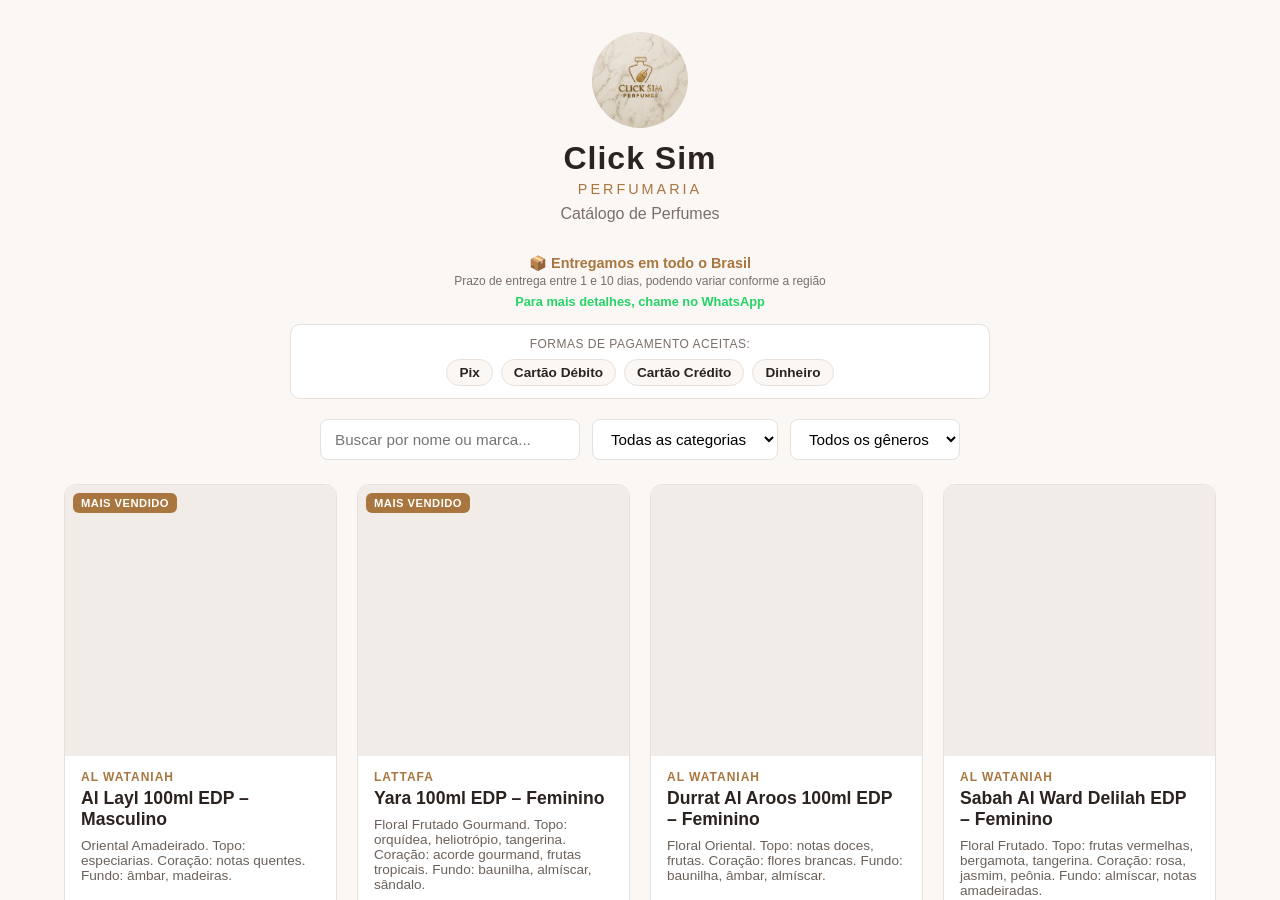
<file: index.html>
<!DOCTYPE html>
<html lang="pt-BR">
<head>
<meta charset="UTF-8">
<meta http-equiv="refresh" content="0; url=SISTEMA/index.html">
<title>Click Sim Perfumaria</title>
<meta name="description" content="Catálogo de perfumes Click Sim Perfumaria — perfumes originais, testers com desconto e sabonetes.">
<meta property="og:type" content="website">
<meta property="og:title" content="Click Sim Perfumaria">
<meta property="og:description" content="Catálogo de perfumes Click Sim Perfumaria — perfumes originais, testers com desconto e sabonetes.">
<meta property="og:image" content="https://clicksim1.github.io/clicksimcatalogo/EDICAO/imagens/logo-clicksim.png">
<meta property="og:url" content="https://clicksim1.github.io/clicksimcatalogo/">
<meta name="twitter:card" content="summary">
<meta name="twitter:title" content="Click Sim Perfumaria">
<meta name="twitter:description" content="Catálogo de perfumes Click Sim Perfumaria — perfumes originais, testers com desconto e sabonetes.">
<meta name="twitter:image" content="https://clicksim1.github.io/clicksimcatalogo/EDICAO/imagens/logo-clicksim.png">
</head>
<body>
<p>Redirecionando... <a href="SISTEMA/index.html">Clique aqui se não for redirecionado automaticamente</a></p>
</body>
</html>
</file>
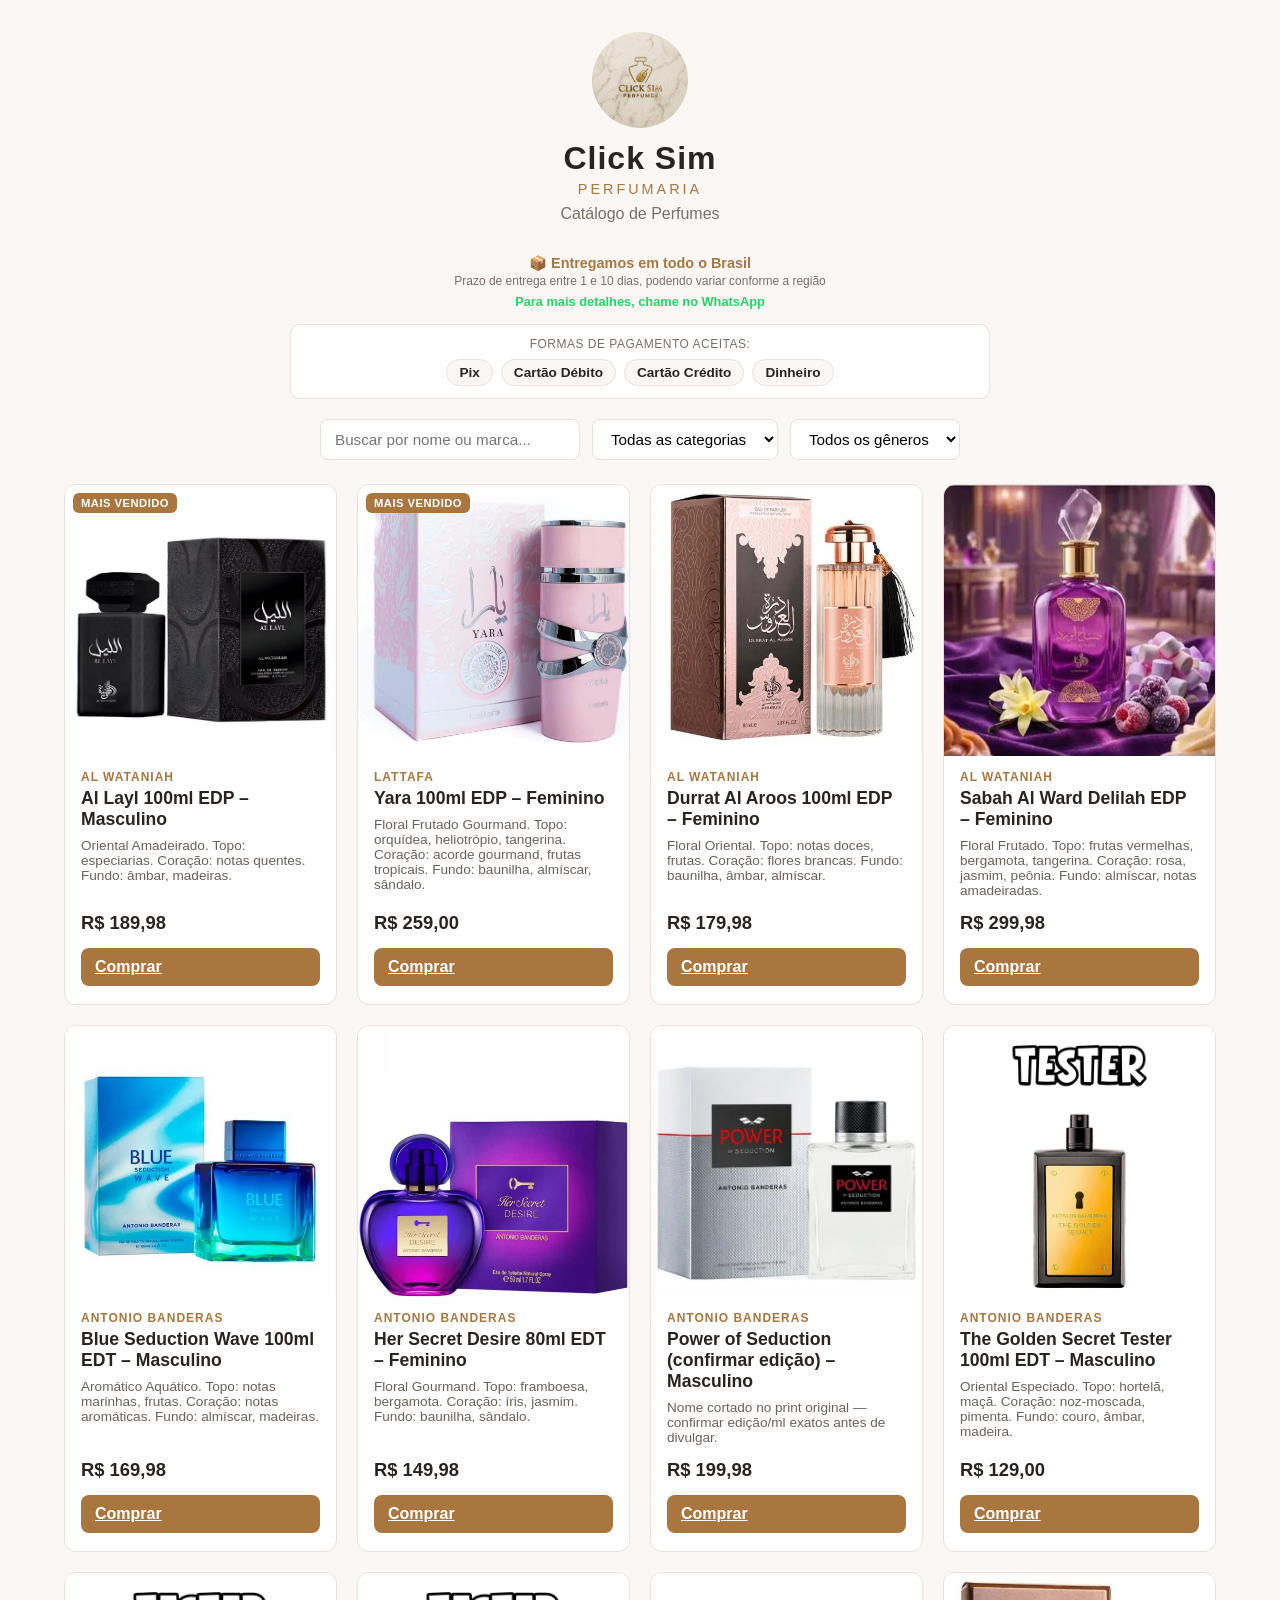
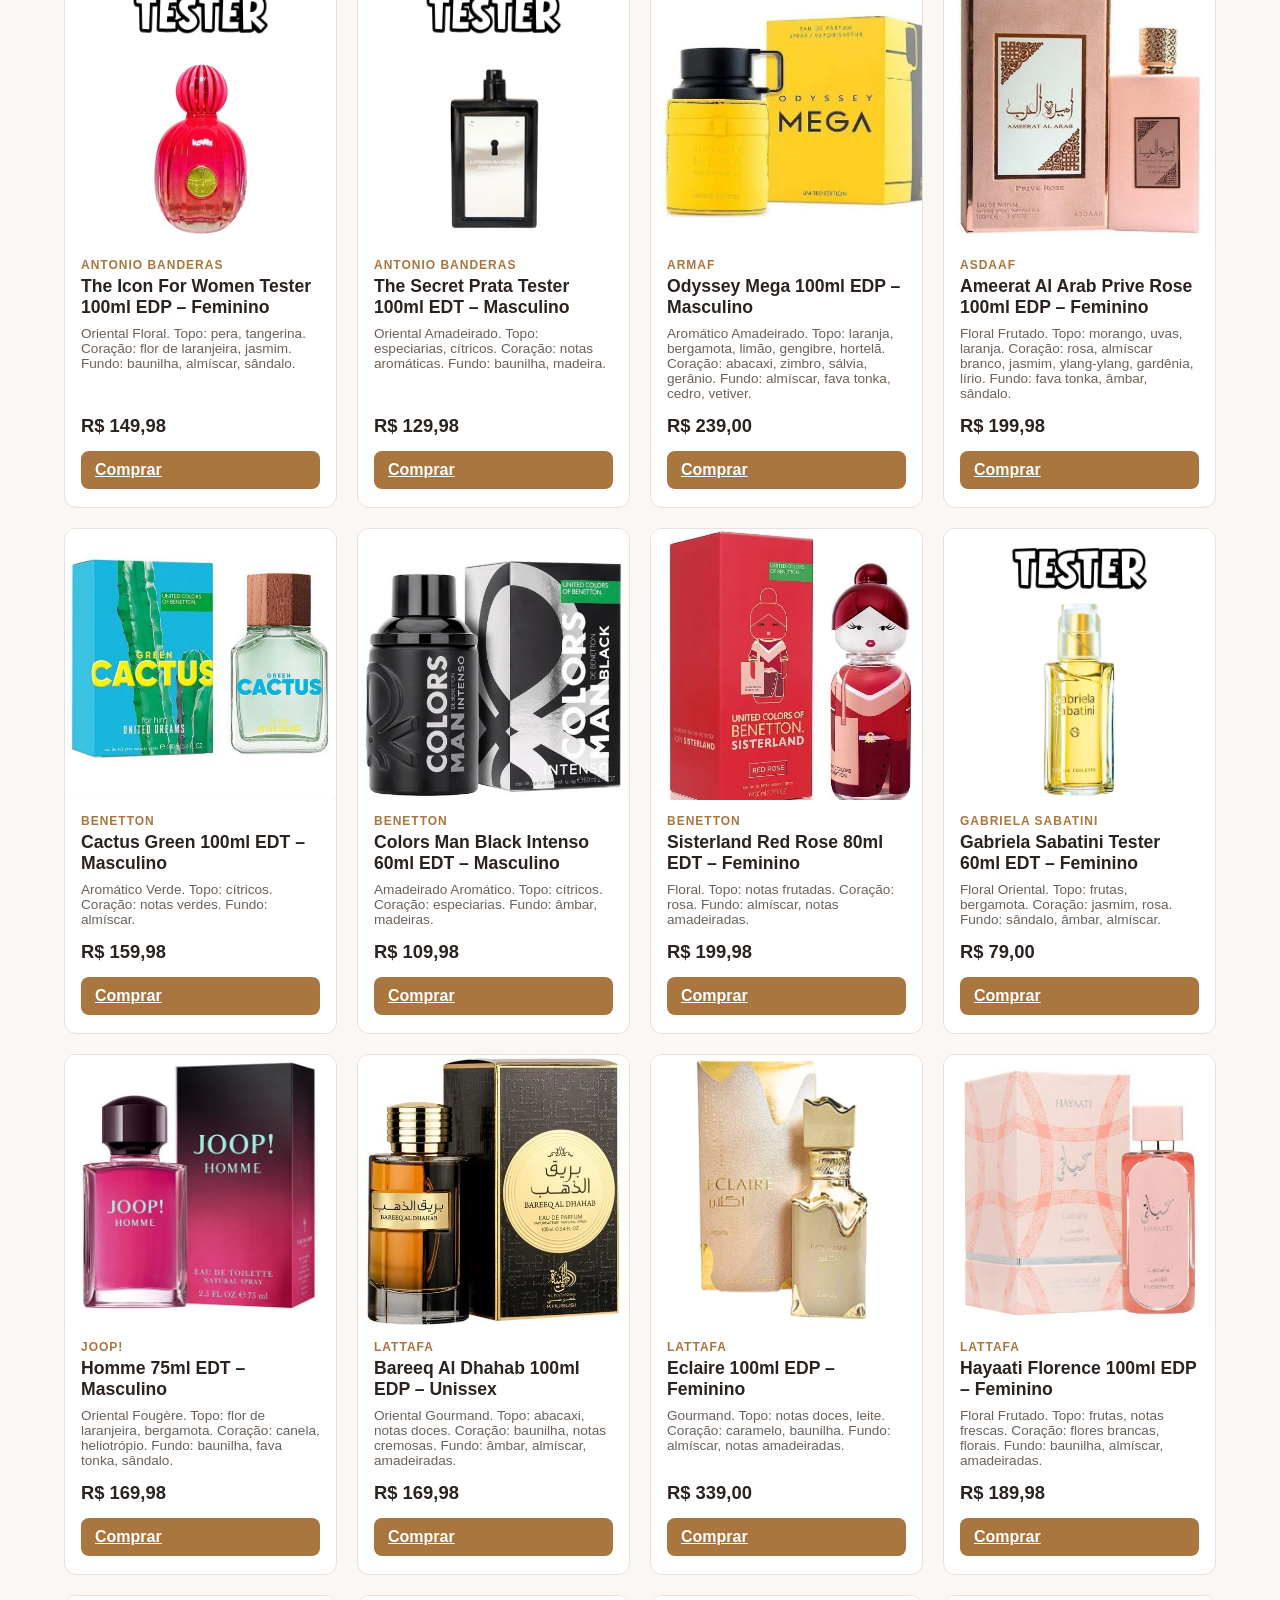
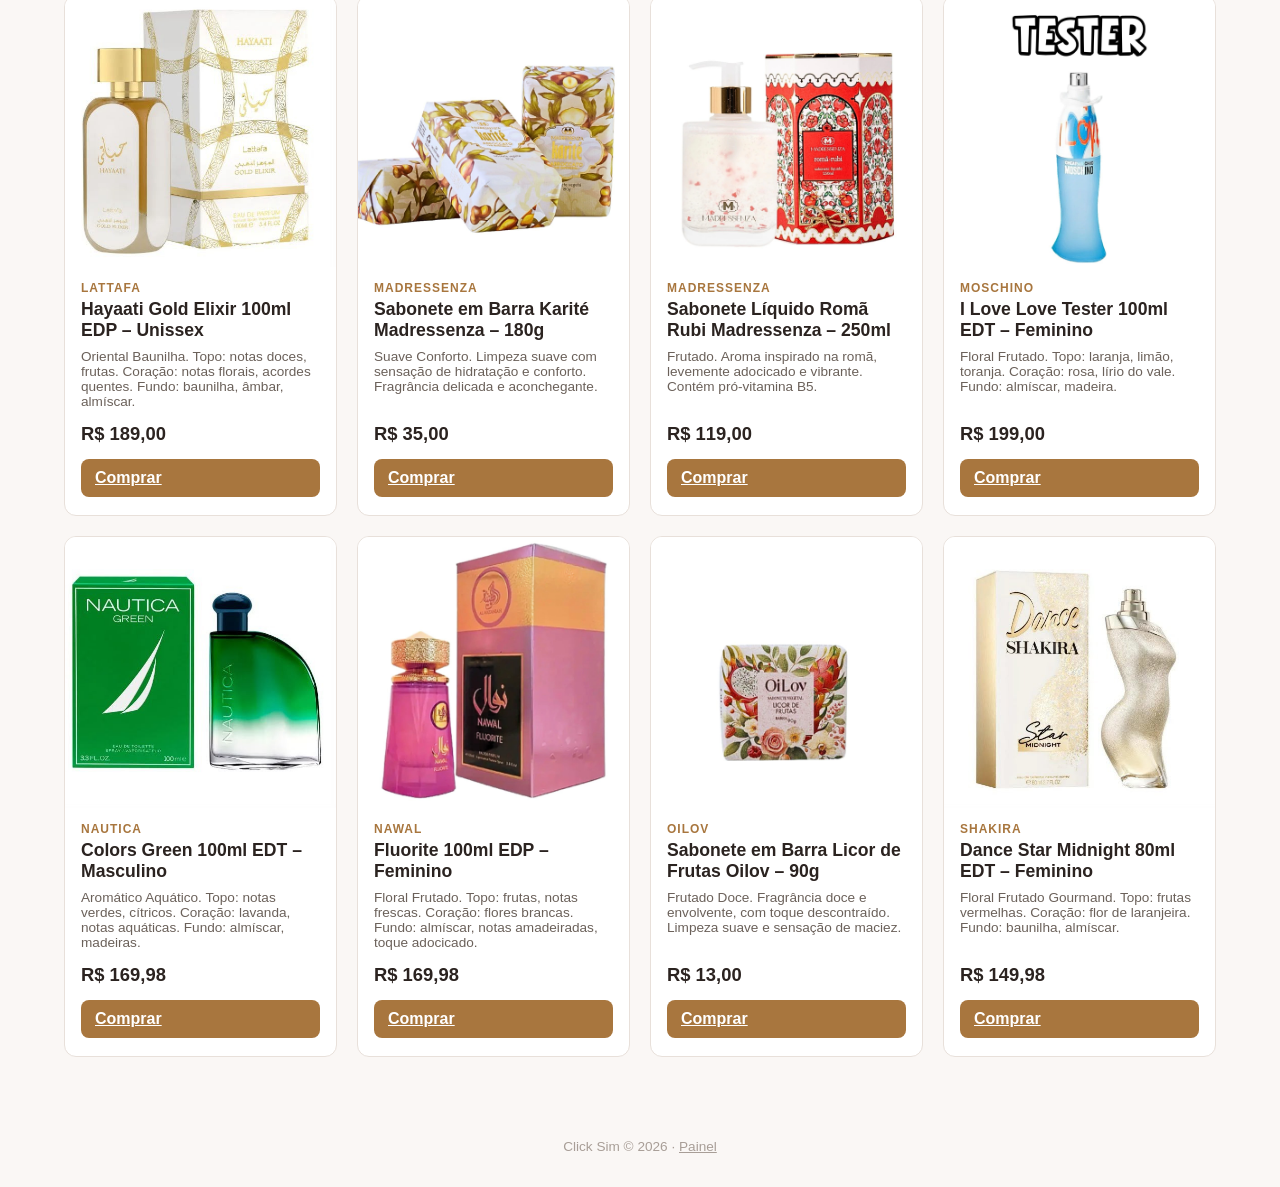
<file: SISTEMA/index.html>
<!DOCTYPE html>
<html lang="pt-BR">
<head>
<meta charset="UTF-8">
<meta name="viewport" content="width=device-width, initial-scale=1.0">
<title>Click Sim | Catálogo de Perfumes</title>
<meta name="description" content="Catálogo de perfumes Click Sim Perfumaria — perfumes originais, testers com desconto e sabonetes.">
<meta property="og:type" content="website">
<meta property="og:title" content="Click Sim Perfumaria">
<meta property="og:description" content="Catálogo de perfumes Click Sim Perfumaria — perfumes originais, testers com desconto e sabonetes.">
<meta property="og:image" content="https://clicksim1.github.io/clicksimcatalogo/EDICAO/imagens/logo-clicksim.png">
<meta property="og:url" content="https://clicksim1.github.io/clicksimcatalogo/SISTEMA/index.html">
<meta name="twitter:card" content="summary">
<meta name="twitter:title" content="Click Sim Perfumaria">
<meta name="twitter:description" content="Catálogo de perfumes Click Sim Perfumaria — perfumes originais, testers com desconto e sabonetes.">
<meta name="twitter:image" content="https://clicksim1.github.io/clicksimcatalogo/EDICAO/imagens/logo-clicksim.png">
<link rel="stylesheet" href="style.css">
</head>
<body>

<header class="topbar">
  <img src="../EDICAO/imagens/logo-clicksim.png" alt="Click Sim Perfumes" class="logo">
  <h1>Click Sim <span>Perfumaria</span></h1>
  <p class="subtitle">Catálogo de Perfumes</p>
</header>

<div class="entrega-info">
  <p>📦 Entregamos em todo o Brasil</p>
  <span class="entrega-obs">Prazo de entrega entre 1 e 10 dias, podendo variar conforme a região</span>
  <a id="linkWhatsappTopo" class="entrega-whatsapp" href="#" target="_blank" rel="noopener">Para mais detalhes, chame no WhatsApp</a>
</div>

<div class="formas-pagamento">
  <span class="formas-pagamento-titulo">Formas de pagamento aceitas:</span>
  <span class="formas-pagamento-lista">
    <span class="forma-pagamento">Pix</span>
    <span class="forma-pagamento">Cartão Débito</span>
    <span class="forma-pagamento">Cartão Crédito</span>
    <span class="forma-pagamento">Dinheiro</span>
  </span>
</div>

<section class="filtros">
  <input type="text" id="busca" placeholder="Buscar por nome ou marca...">
  <select id="filtroCategoria">
    <option value="todos">Todas as categorias</option>
    <option value="Perfume">Perfumes</option>
    <option value="Tester">Outlet/Testers</option>
    <option value="Sabonete">Sabonetes</option>
    <option value="Promocao">Promoções</option>
  </select>
  <select id="filtroGenero">
    <option value="todos">Todos os gêneros</option>
    <option value="Masculino">Masculino</option>
    <option value="Feminino">Feminino</option>
    <option value="Unissex">Unissex</option>
  </select>
</section>

<div id="infoTester" class="info-categoria" hidden>
  <strong>O que é Outlet/Tester?</strong>
  Testers são perfumes 100% originais que vêm sem a caixa e/ou sem a tampa de fábrica — por isso o fornecedor concede um desconto, que repassamos direto pra você. A foto mostra o produto exatamente como ele chega.
</div>

<main id="catalogo" class="catalogo">
  <p class="carregando">Carregando perfumes...</p>
</main>

<footer class="rodape">
  <p>Click Sim &copy; <span id="ano"></span> · <a href="../EDICAO/painel.html" class="link-painel">Painel</a></p>
</footer>

<div id="modalFundo" class="modal-fundo">
  <div class="modal">
    <button id="fecharModal" class="modal-fechar" aria-label="Fechar">&times;</button>
    <h2>Finalizar pedido</h2>
    <p id="modalPerfume" class="modal-perfume"></p>

    <label for="inputNome">Seu nome</label>
    <input type="text" id="inputNome" placeholder="Digite seu nome">

    <label for="inputPagamento">Forma de pagamento</label>
    <select id="inputPagamento">
      <option value="Pix">Pix</option>
      <option value="Cartão">Cartão</option>
      <option value="Dinheiro">Dinheiro</option>
    </select>

    <label for="inputEntrega">Retirada ou entrega?</label>
    <select id="inputEntrega">
      <option value="Retirada">Retirar no local</option>
      <option value="Entrega">Entrega no endereço</option>
    </select>

    <div id="campoEndereco" class="campo-condicional" hidden>
      <label for="inputEndereco">Endereço para entrega</label>
      <input type="text" id="inputEndereco" placeholder="Rua, número, bairro, cidade">
    </div>

    <div id="campoHorario" class="campo-condicional" hidden>
      <label for="inputHorario">Horário para retirada</label>
      <input type="time" id="inputHorario">
    </div>

    <button id="enviarPedido" class="btn-whatsapp">Enviar pedido pelo WhatsApp</button>
    <p id="modalErro" class="modal-erro"></p>
  </div>
</div>

<script src="../EDICAO/config.js"></script>
<script src="../EDICAO/perfumes.js"></script>
<script src="script.js"></script>
</body>
</html>
</file>
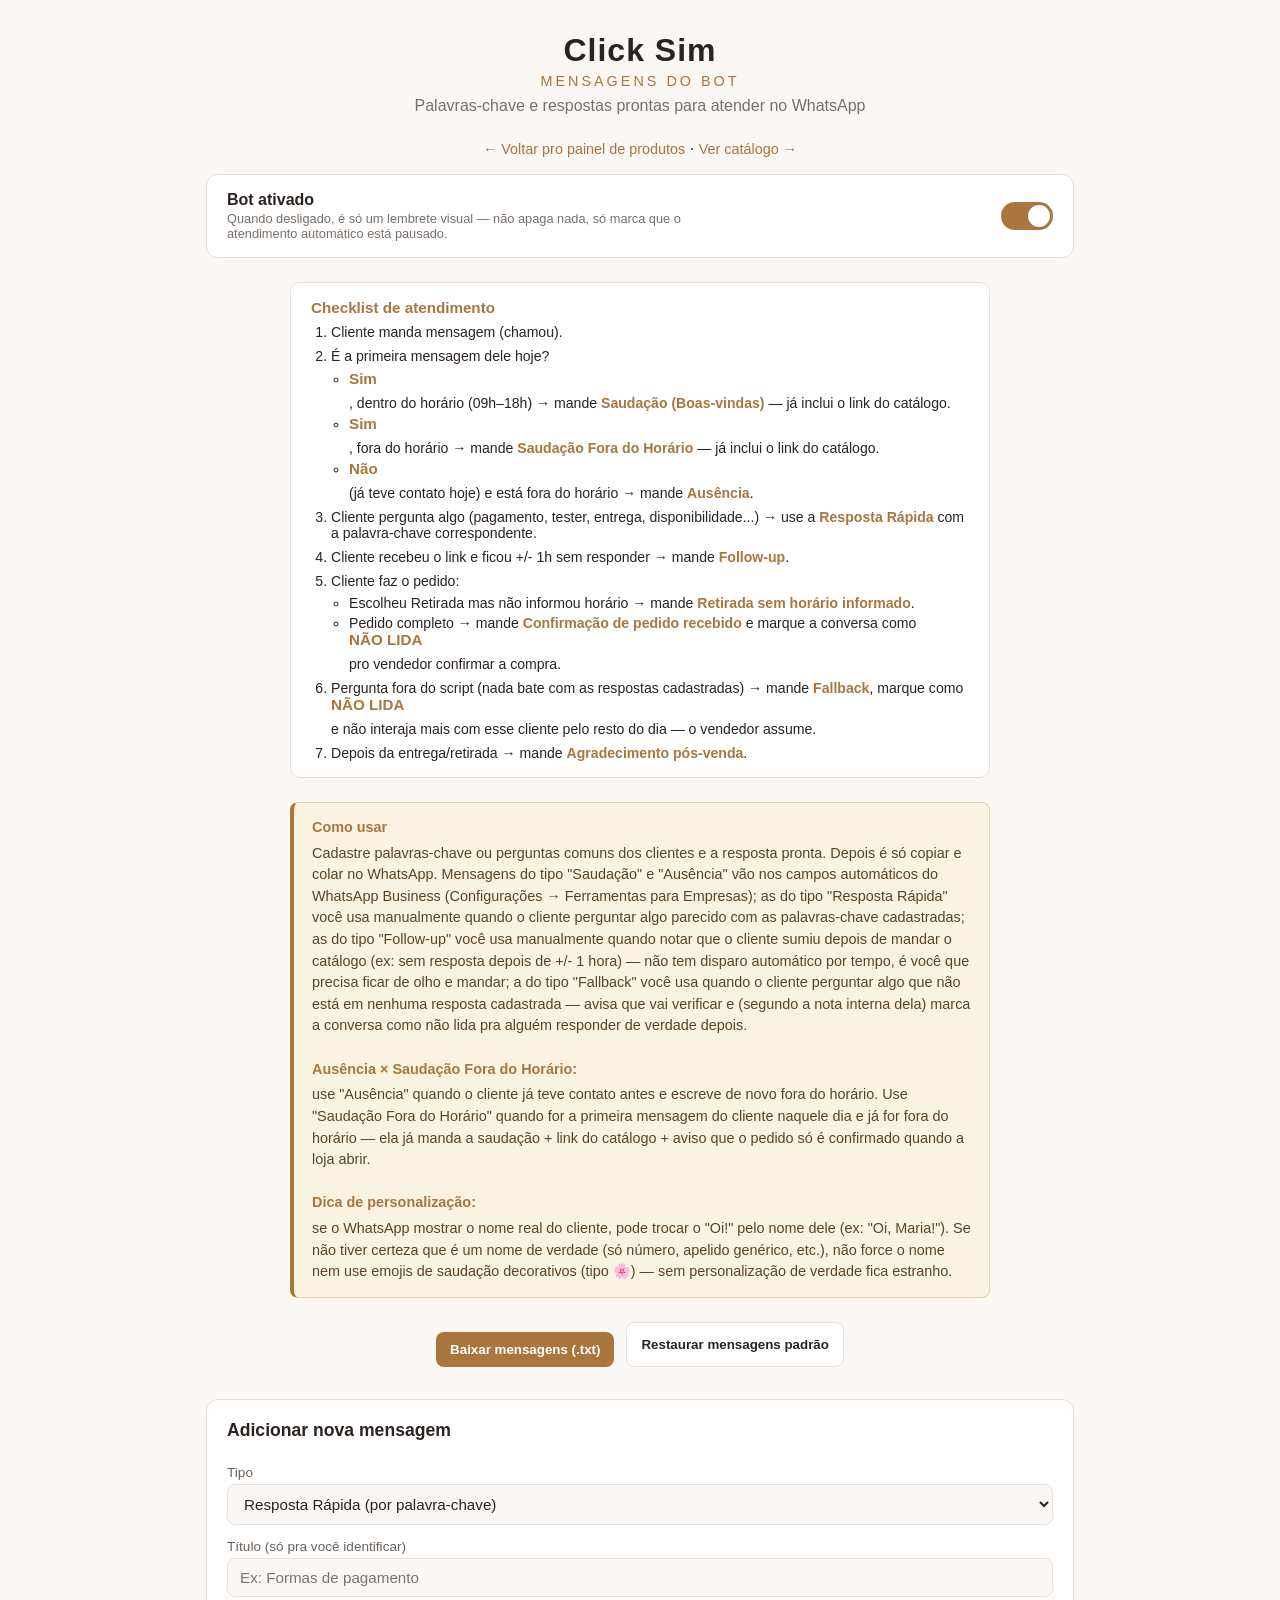
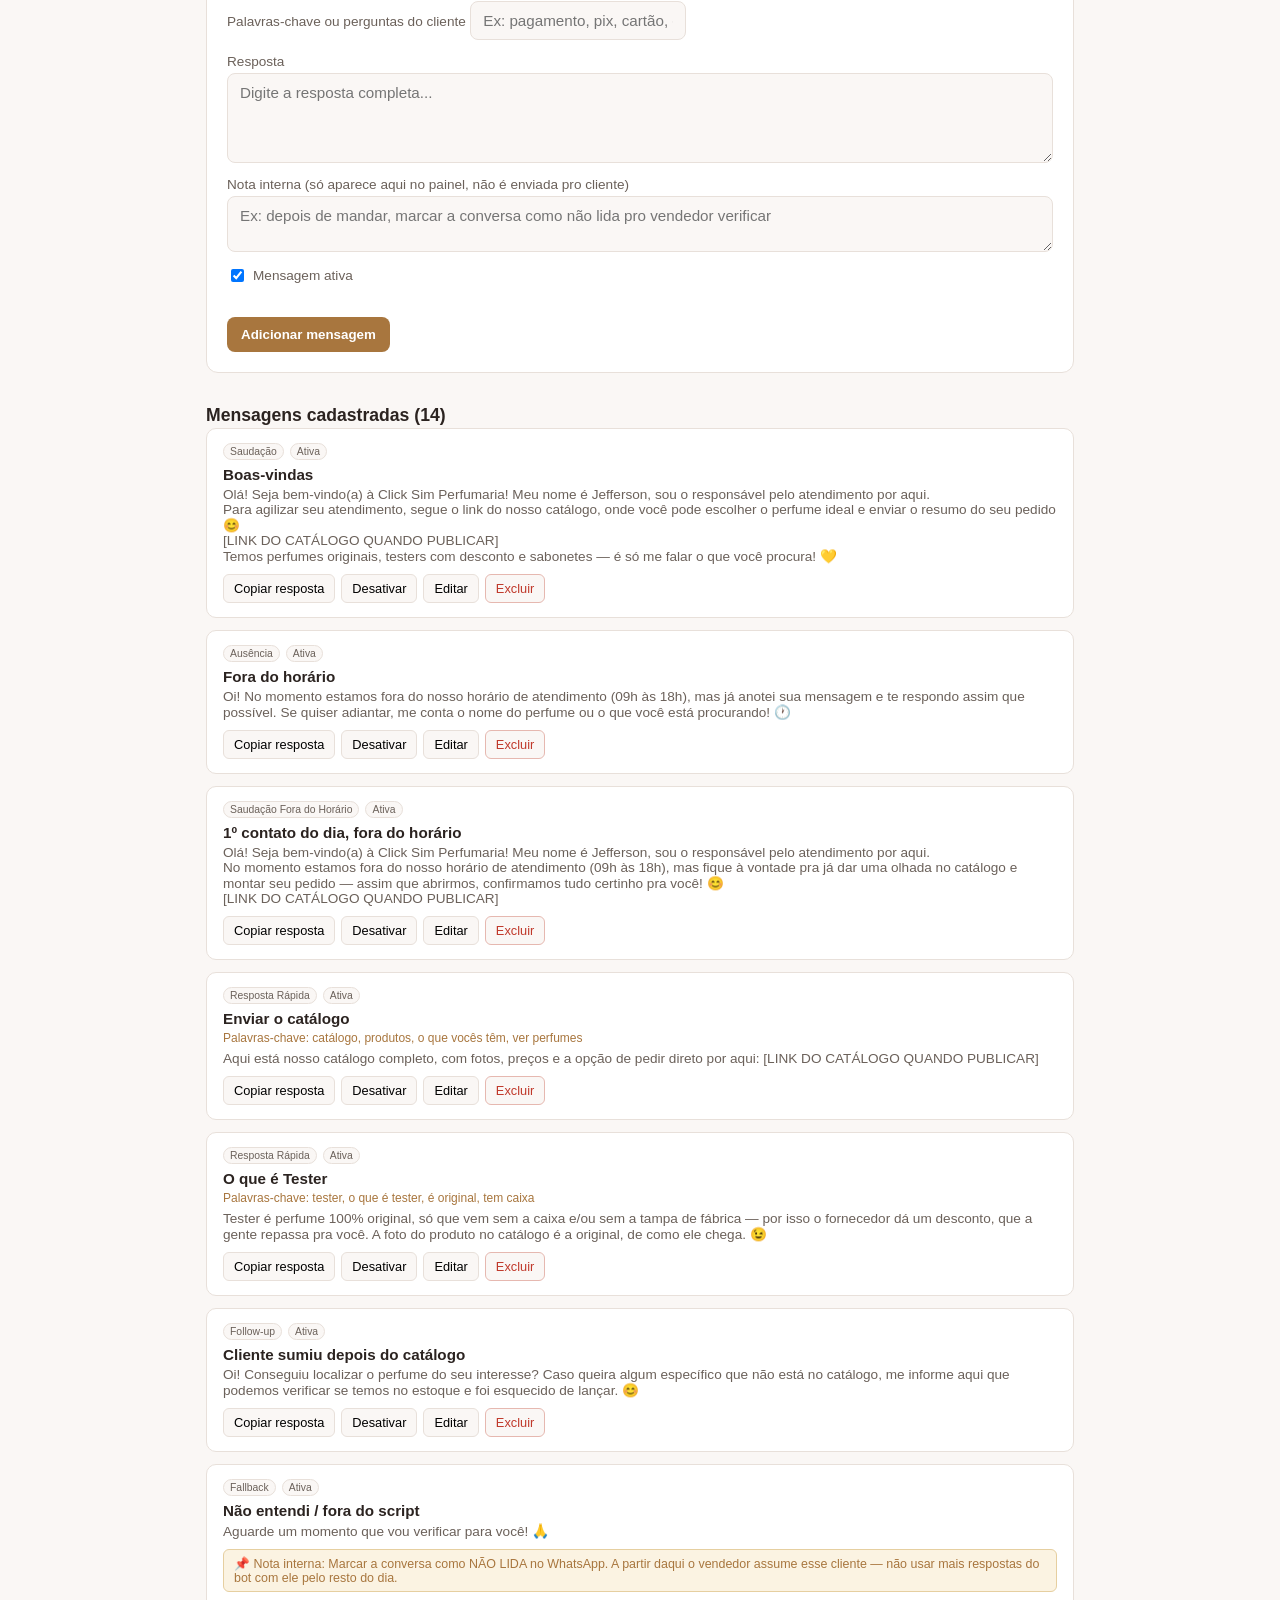
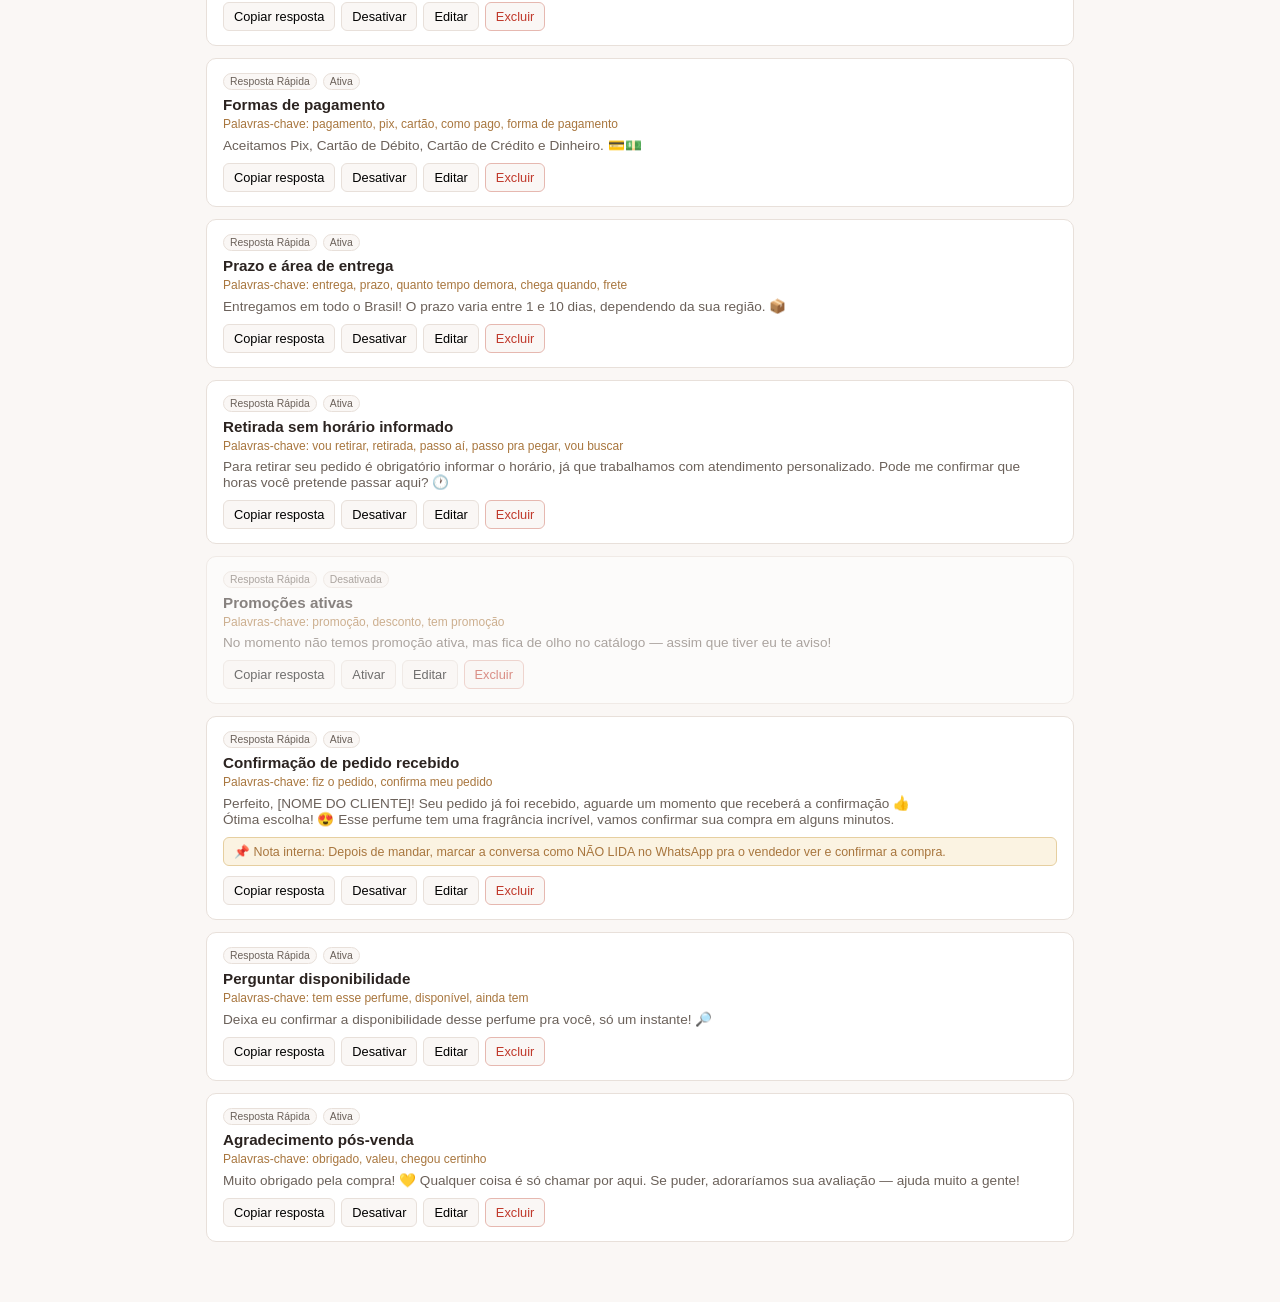
<file: BOT/bot-clicksim.html>
<!DOCTYPE html>
<html lang="pt-BR">
<head>
<meta charset="UTF-8">
<meta name="viewport" content="width=device-width, initial-scale=1.0">
<title>Click Sim | Configurar Bot do WhatsApp</title>
<link rel="stylesheet" href="../SISTEMA/style.css">
<link rel="stylesheet" href="bot.css">
</head>
<body>

<div class="painel">

  <header class="topbar">
    <h1>Click Sim <span>Mensagens do Bot</span></h1>
    <p class="subtitle">Palavras-chave e respostas prontas para atender no WhatsApp</p>
    <a href="../EDICAO/painel.html" class="link-catalogo">← Voltar pro painel de produtos</a>
    ·
    <a href="../SISTEMA/index.html" class="link-catalogo">Ver catálogo →</a>
  </header>

  <div class="bot-status-caixa">
    <div>
      <strong id="botStatusTexto">Bot ativado</strong>
      <p>Quando desligado, é só um lembrete visual — não apaga nada, só marca que o atendimento automático está pausado.</p>
    </div>
    <button id="btnBotToggle" class="chave-toggle" type="button" aria-pressed="true">
      <span class="chave-bolinha"></span>
    </button>
  </div>

  <div class="checklist-atendimento">
    <strong>Checklist de atendimento</strong>
    <ol>
      <li>Cliente manda mensagem (chamou).</li>
      <li>
        É a primeira mensagem dele hoje?
        <ul>
          <li><strong>Sim</strong>, dentro do horário (09h–18h) → mande <em>Saudação (Boas-vindas)</em> — já inclui o link do catálogo.</li>
          <li><strong>Sim</strong>, fora do horário → mande <em>Saudação Fora do Horário</em> — já inclui o link do catálogo.</li>
          <li><strong>Não</strong> (já teve contato hoje) e está fora do horário → mande <em>Ausência</em>.</li>
        </ul>
      </li>
      <li>Cliente pergunta algo (pagamento, tester, entrega, disponibilidade...) → use a <em>Resposta Rápida</em> com a palavra-chave correspondente.</li>
      <li>Cliente recebeu o link e ficou +/- 1h sem responder → mande <em>Follow-up</em>.</li>
      <li>
        Cliente faz o pedido:
        <ul>
          <li>Escolheu Retirada mas não informou horário → mande <em>Retirada sem horário informado</em>.</li>
          <li>Pedido completo → mande <em>Confirmação de pedido recebido</em> e marque a conversa como <strong>NÃO LIDA</strong> pro vendedor confirmar a compra.</li>
        </ul>
      </li>
      <li>Pergunta fora do script (nada bate com as respostas cadastradas) → mande <em>Fallback</em>, marque como <strong>NÃO LIDA</strong> e não interaja mais com esse cliente pelo resto do dia — o vendedor assume.</li>
      <li>Depois da entrega/retirada → mande <em>Agradecimento pós-venda</em>.</li>
    </ol>
  </div>

  <div class="info-categoria">
    <strong>Como usar</strong>
    Cadastre palavras-chave ou perguntas comuns dos clientes e a resposta pronta. Depois é só
    copiar e colar no WhatsApp. Mensagens do tipo "Saudação" e "Ausência" vão nos campos
    automáticos do WhatsApp Business (Configurações → Ferramentas para Empresas); as do tipo
    "Resposta Rápida" você usa manualmente quando o cliente perguntar algo parecido com as
    palavras-chave cadastradas; as do tipo "Follow-up" você usa manualmente quando notar que o
    cliente sumiu depois de mandar o catálogo (ex: sem resposta depois de +/- 1 hora) — não tem
    disparo automático por tempo, é você que precisa ficar de olho e mandar; a do tipo
    "Fallback" você usa quando o cliente perguntar algo que não está em nenhuma resposta
    cadastrada — avisa que vai verificar e (segundo a nota interna dela) marca a conversa como
    não lida pra alguém responder de verdade depois.
    <br><br>
    <strong>Ausência × Saudação Fora do Horário:</strong> use "Ausência" quando o cliente já
    teve contato antes e escreve de novo fora do horário. Use "Saudação Fora do Horário" quando
    for a primeira mensagem do cliente naquele dia e já for fora do horário — ela já manda a
    saudação + link do catálogo + aviso que o pedido só é confirmado quando a loja abrir.
    <br><br>
    <strong>Dica de personalização:</strong> se o WhatsApp mostrar o nome real do cliente, pode
    trocar o "Oi!" pelo nome dele (ex: "Oi, Maria!"). Se não tiver certeza que é um nome de
    verdade (só número, apelido genérico, etc.), não force o nome nem use emojis de saudação
    decorativos (tipo 🌸) — sem personalização de verdade fica estranho.
  </div>

  <section class="painel-acoes">
    <button id="btnBaixar" class="btn-comprar">Baixar mensagens (.txt)</button>
    <button id="btnRestaurar" class="btn-secundario">Restaurar mensagens padrão</button>
  </section>

  <section class="painel-form">
    <h2 id="tituloForm">Adicionar nova mensagem</h2>
    <form id="formMensagem">
      <label for="fTipo">Tipo</label>
      <select id="fTipo">
        <option value="Saudação">Saudação (automática, primeiro contato)</option>
        <option value="Ausência">Ausência (automática, fora do horário)</option>
        <option value="Saudação Fora do Horário">Saudação Fora do Horário (1º contato do dia, fora do horário)</option>
        <option value="Resposta Rápida" selected>Resposta Rápida (por palavra-chave)</option>
        <option value="Follow-up">Follow-up (cliente sumiu, sem resposta)</option>
        <option value="Fallback">Fallback (pergunta fora do script)</option>
      </select>

      <label for="fTitulo">Título (só pra você identificar)</label>
      <input type="text" id="fTitulo" required placeholder="Ex: Formas de pagamento">

      <div id="campoPalavrasChave">
        <label for="fPalavrasChave">Palavras-chave ou perguntas do cliente</label>
        <input type="text" id="fPalavrasChave" placeholder="Ex: pagamento, pix, cartão, como pago">
      </div>

      <label for="fResposta">Resposta</label>
      <textarea id="fResposta" rows="4" required placeholder="Digite a resposta completa..."></textarea>

      <label for="fNotaInterna">Nota interna (só aparece aqui no painel, não é enviada pro cliente)</label>
      <textarea id="fNotaInterna" rows="2" placeholder="Ex: depois de mandar, marcar a conversa como não lida pro vendedor verificar"></textarea>

      <label class="checkbox campo-ativo">
        <input type="checkbox" id="fAtiva" checked> Mensagem ativa
      </label>

      <div class="form-botoes">
        <button type="submit" id="btnSalvarMensagem" class="btn-comprar">Adicionar mensagem</button>
        <button type="button" id="btnCancelarEdicao" class="btn-secundario" hidden>Cancelar edição</button>
      </div>
    </form>
  </section>

  <section class="painel-lista">
    <h2>Mensagens cadastradas (<span id="totalMensagens">0</span>)</h2>
    <div id="listaMensagens" class="lista-mensagens"></div>
  </section>

</div>

<script src="bot-clicksim.js"></script>
</body>
</html>
</file>
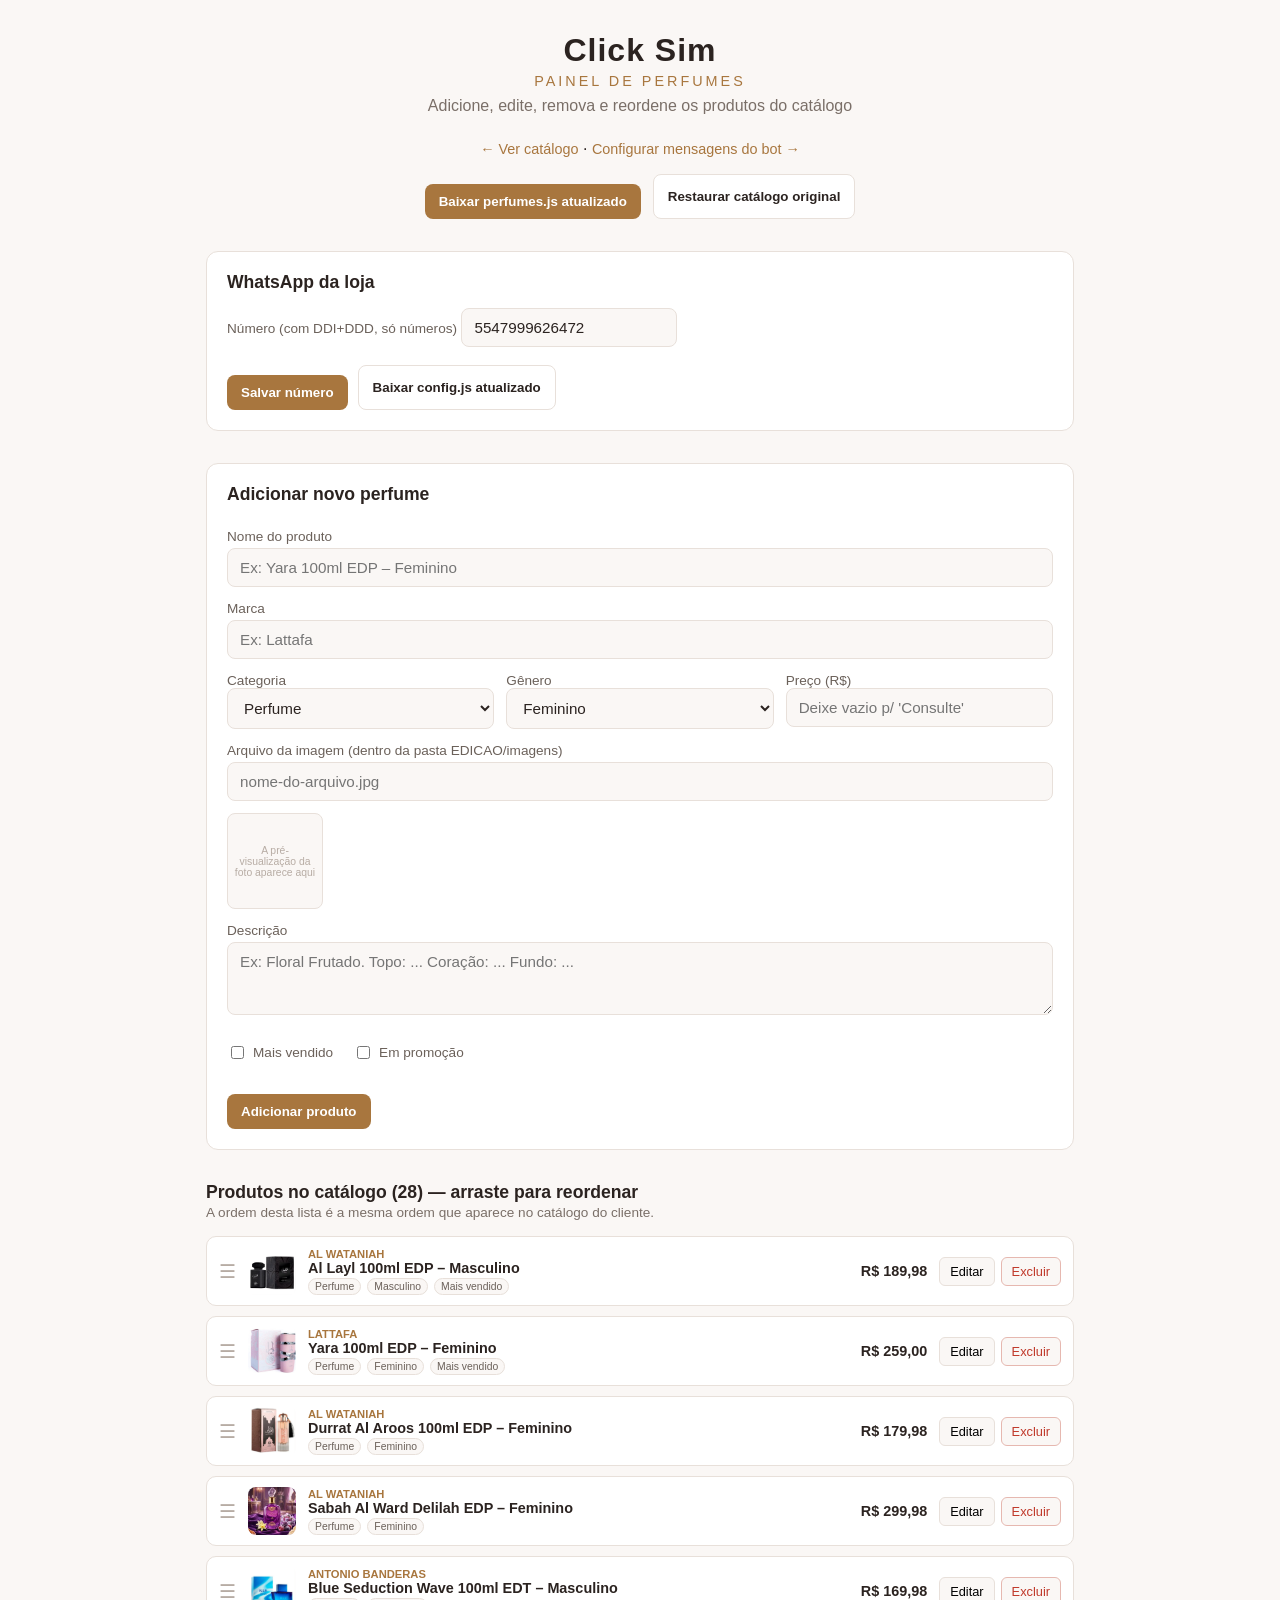
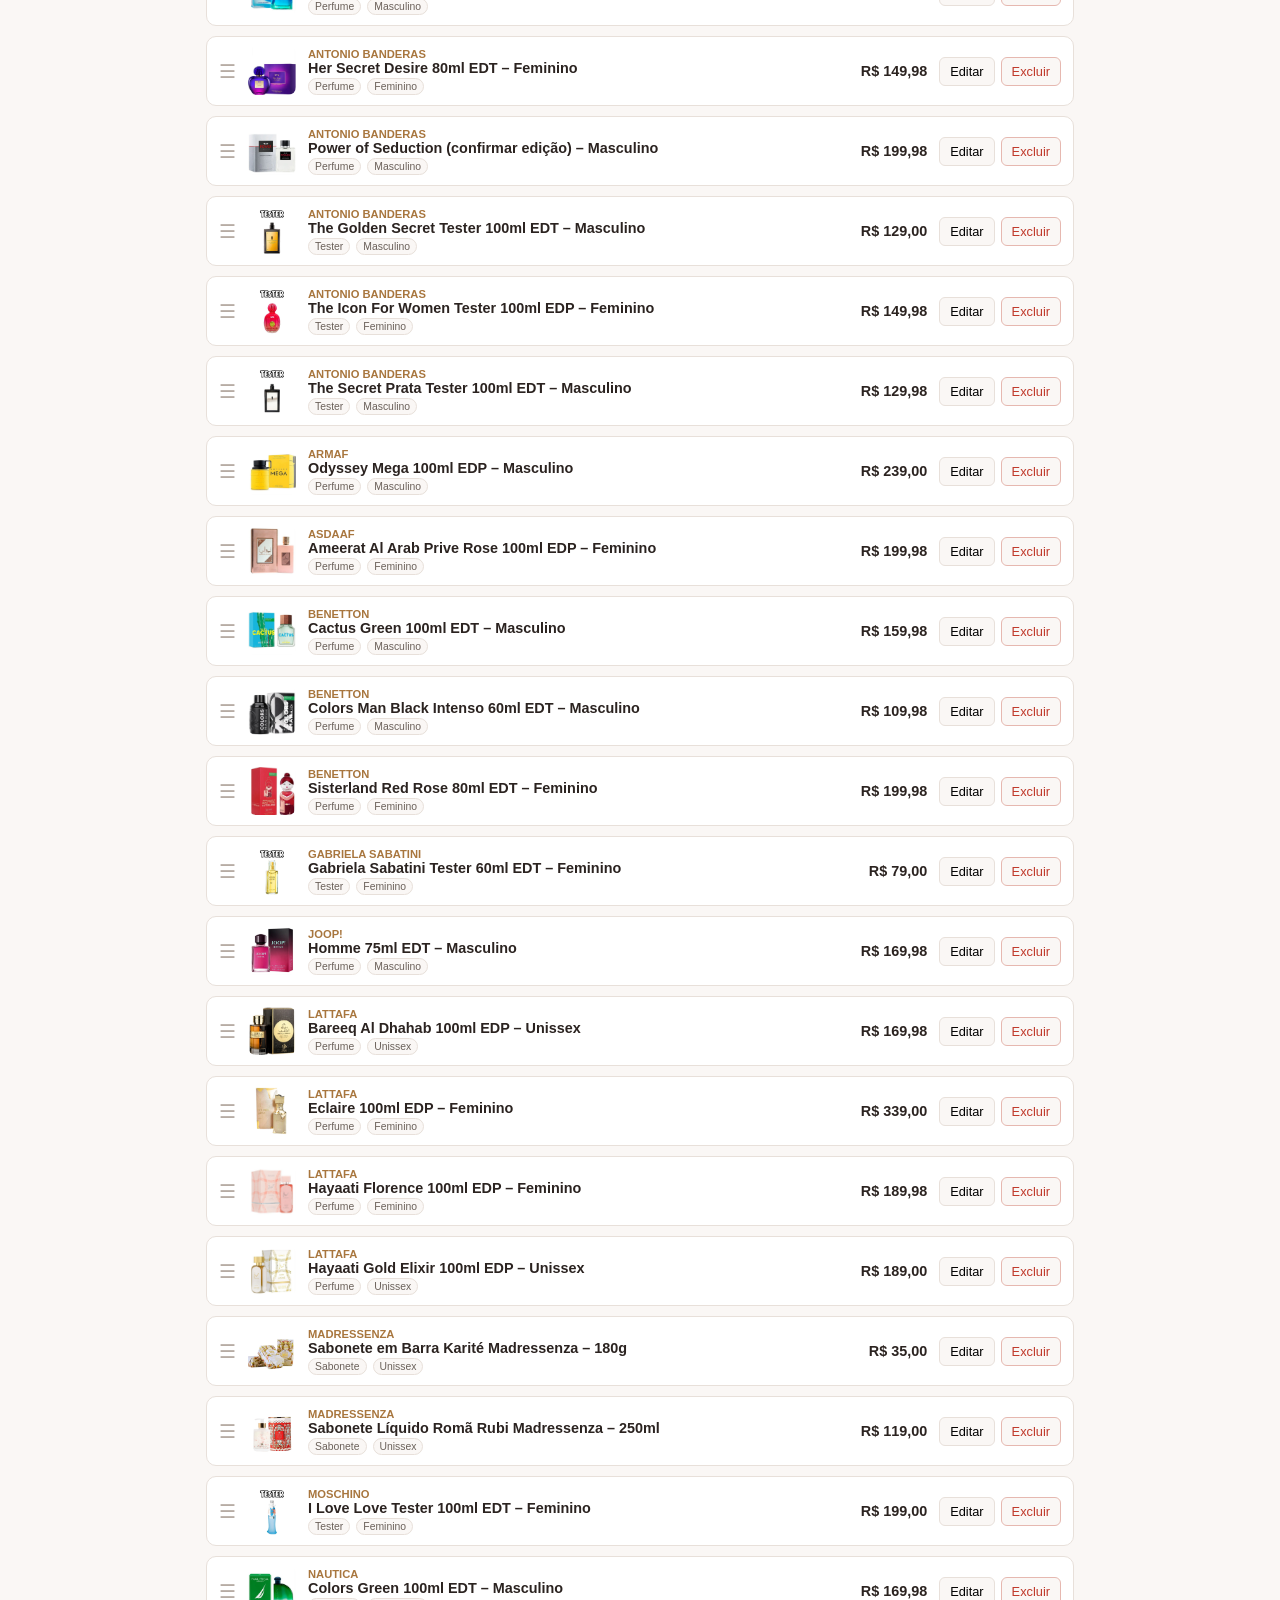
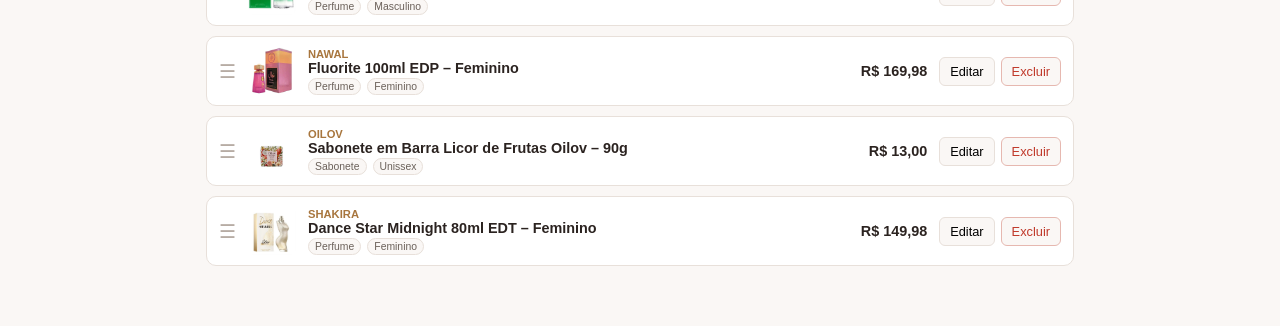
<file: EDICAO/painel.html>
<!DOCTYPE html>
<html lang="pt-BR">
<head>
<meta charset="UTF-8">
<meta name="viewport" content="width=device-width, initial-scale=1.0">
<title>Click Sim | Painel de Perfumes</title>
<link rel="stylesheet" href="../SISTEMA/style.css">
<link rel="stylesheet" href="painel.css">
</head>
<body>

<div id="painelConteudo" class="painel">

  <header class="topbar">
    <h1>Click Sim <span>Painel de Perfumes</span></h1>
    <p class="subtitle">Adicione, edite, remova e reordene os produtos do catálogo</p>
    <a href="../SISTEMA/index.html" class="link-catalogo">← Ver catálogo</a>
    ·
    <a href="../BOT/bot-clicksim.html" class="link-catalogo">Configurar mensagens do bot →</a>
  </header>

  <section class="painel-acoes">
    <button id="btnBaixar" class="btn-comprar">Baixar perfumes.js atualizado</button>
    <button id="btnRestaurar" class="btn-secundario">Restaurar catálogo original</button>
  </section>

  <section class="painel-form">
    <h2>WhatsApp da loja</h2>
    <label for="fWhatsapp">Número (com DDI+DDD, só números)</label>
    <input type="text" id="fWhatsapp" placeholder="Ex: 5547988587295">
    <div class="form-botoes">
      <button type="button" id="btnSalvarWhatsapp" class="btn-comprar">Salvar número</button>
      <button type="button" id="btnBaixarConfig" class="btn-secundario">Baixar config.js atualizado</button>
    </div>
  </section>

  <section class="painel-form">
    <h2 id="tituloForm">Adicionar novo perfume</h2>
    <form id="formPerfume">
      <input type="hidden" id="fId">

      <label for="fNome">Nome do produto</label>
      <input type="text" id="fNome" required placeholder="Ex: Yara 100ml EDP – Feminino">

      <label for="fMarca">Marca</label>
      <input type="text" id="fMarca" required placeholder="Ex: Lattafa">

      <div class="form-linha">
        <div>
          <label for="fCategoria">Categoria</label>
          <select id="fCategoria">
            <option value="Perfume">Perfume</option>
            <option value="Tester">Outlet/Tester</option>
            <option value="Sabonete">Sabonete</option>
          </select>
        </div>
        <div>
          <label for="fGenero">Gênero</label>
          <select id="fGenero">
            <option value="Masculino">Masculino</option>
            <option value="Feminino">Feminino</option>
            <option value="Unissex">Unissex</option>
          </select>
        </div>
        <div>
          <label for="fPreco">Preço (R$)</label>
          <input type="number" id="fPreco" step="0.01" min="0" placeholder="Deixe vazio p/ 'Consulte'">
        </div>
      </div>

      <label for="fImagem">Arquivo da imagem (dentro da pasta EDICAO/imagens)</label>
      <input type="text" id="fImagem" placeholder="nome-do-arquivo.jpg">
      <div class="preview-imagem">
        <img id="fImagemPreview" alt="Pré-visualização" hidden>
        <span id="fImagemSemFoto" class="sem-foto">A pré-visualização da foto aparece aqui</span>
      </div>

      <label for="fDescricao">Descrição</label>
      <textarea id="fDescricao" rows="3" placeholder="Ex: Floral Frutado. Topo: ... Coração: ... Fundo: ..."></textarea>

      <div class="form-checkboxes">
        <label class="checkbox"><input type="checkbox" id="fMaisVendido"> Mais vendido</label>
        <label class="checkbox"><input type="checkbox" id="fPromocao"> Em promoção</label>
      </div>

      <div class="form-botoes">
        <button type="submit" id="btnSalvarProduto" class="btn-comprar">Adicionar produto</button>
        <button type="button" id="btnCancelarEdicao" class="btn-secundario" hidden>Cancelar edição</button>
      </div>
    </form>
  </section>

  <section class="painel-lista">
    <h2>Produtos no catálogo (<span id="totalProdutos">0</span>) — arraste para reordenar</h2>
    <p class="painel-dica">A ordem desta lista é a mesma ordem que aparece no catálogo do cliente.</p>
    <div id="listaPerfumes" class="lista-perfumes"></div>
  </section>

</div>

<script src="config.js"></script>
<script src="perfumes.js"></script>
<script src="painel.js"></script>
</body>
</html>
</file>
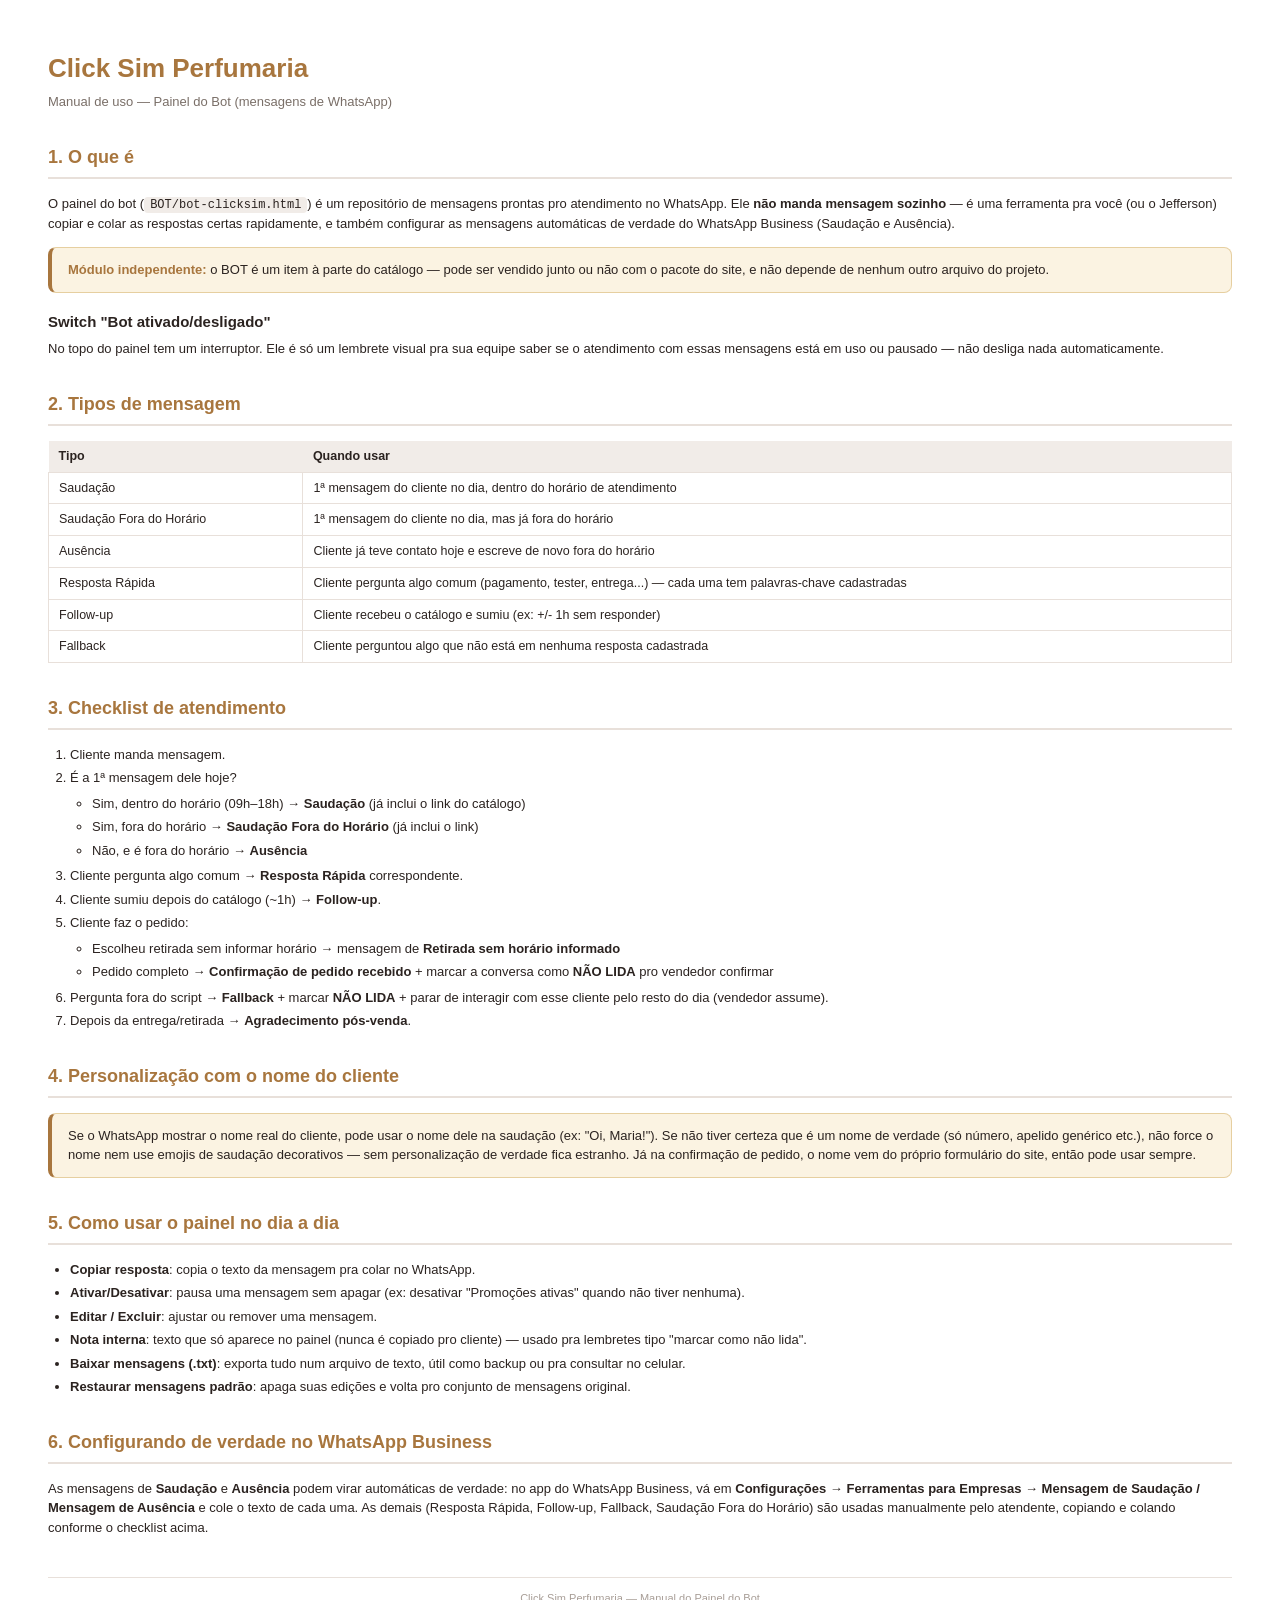
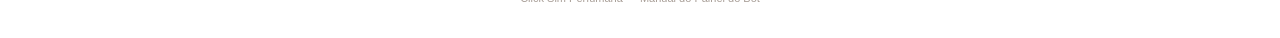
<file: MANUAIS/manual-bot.html>
<!DOCTYPE html>
<html lang="pt-BR">
<head>
<meta charset="UTF-8">
<title>Manual — Painel do Bot Click Sim</title>
<style>
  * { box-sizing: border-box; }
  body {
    font-family: "Segoe UI", Arial, sans-serif;
    color: #2b2320;
    margin: 0;
    padding: 32px 48px;
    line-height: 1.5;
    font-size: 13px;
  }
  h1 {
    color: #a8763e;
    font-size: 26px;
    margin-bottom: 4px;
  }
  .subtitulo {
    color: #7a6f68;
    margin-top: 0;
    margin-bottom: 24px;
  }
  h2 {
    color: #a8763e;
    font-size: 18px;
    border-bottom: 2px solid #e8e0da;
    padding-bottom: 6px;
    margin-top: 32px;
  }
  h3 {
    font-size: 15px;
    margin-bottom: 4px;
    margin-top: 18px;
  }
  p { margin: 6px 0; }
  ul, ol { margin: 6px 0; padding-left: 22px; }
  li { margin-bottom: 4px; }
  .caixa {
    background: #fbf3e2;
    border: 1px solid #e6cfa0;
    border-left: 4px solid #a8763e;
    border-radius: 8px;
    padding: 12px 16px;
    margin: 14px 0;
  }
  .caixa strong { color: #a8763e; }
  .mensagem {
    background: #fff;
    border: 1px solid #e8e0da;
    border-radius: 8px;
    padding: 10px 14px;
    margin: 8px 0;
  }
  .mensagem .tipo {
    display: inline-block;
    font-size: 10.5px;
    text-transform: uppercase;
    letter-spacing: 0.5px;
    color: #a8763e;
    background: #f1ece8;
    border-radius: 999px;
    padding: 2px 8px;
    margin-bottom: 6px;
  }
  .mensagem .texto {
    white-space: pre-line;
    font-size: 12.5px;
  }
  code {
    background: #f1ece8;
    padding: 1px 6px;
    border-radius: 4px;
    font-size: 12px;
  }
  .rodape {
    margin-top: 40px;
    padding-top: 12px;
    border-top: 1px solid #e8e0da;
    color: #a89e97;
    font-size: 11px;
    text-align: center;
  }
  .pagebreak { page-break-before: always; }
</style>
</head>
<body>

<h1>Click Sim Perfumaria</h1>
<p class="subtitulo">Manual de uso — Painel do Bot (mensagens de WhatsApp)</p>

<h2>1. O que é</h2>
<p>
O painel do bot (<code>BOT/bot-clicksim.html</code>) é um repositório de mensagens prontas pro
atendimento no WhatsApp. Ele <strong>não manda mensagem sozinho</strong> — é uma ferramenta pra
você (ou o Jefferson) copiar e colar as respostas certas rapidamente, e também configurar as
mensagens automáticas de verdade do WhatsApp Business (Saudação e Ausência).
</p>

<div class="caixa">
  <strong>Módulo independente:</strong> o BOT é um item à parte do catálogo — pode ser vendido
  junto ou não com o pacote do site, e não depende de nenhum outro arquivo do projeto.
</div>

<h3>Switch "Bot ativado/desligado"</h3>
<p>
No topo do painel tem um interruptor. Ele é só um lembrete visual pra sua equipe saber se o
atendimento com essas mensagens está em uso ou pausado — não desliga nada automaticamente.
</p>

<h2>2. Tipos de mensagem</h2>
<table style="width:100%; border-collapse:collapse; font-size:12.5px;">
<tr style="background:#f1ece8;"><th style="padding:6px 10px; text-align:left;">Tipo</th><th style="padding:6px 10px; text-align:left;">Quando usar</th></tr>
<tr><td style="padding:6px 10px; border:1px solid #e8e0da;">Saudação</td><td style="padding:6px 10px; border:1px solid #e8e0da;">1ª mensagem do cliente no dia, dentro do horário de atendimento</td></tr>
<tr><td style="padding:6px 10px; border:1px solid #e8e0da;">Saudação Fora do Horário</td><td style="padding:6px 10px; border:1px solid #e8e0da;">1ª mensagem do cliente no dia, mas já fora do horário</td></tr>
<tr><td style="padding:6px 10px; border:1px solid #e8e0da;">Ausência</td><td style="padding:6px 10px; border:1px solid #e8e0da;">Cliente já teve contato hoje e escreve de novo fora do horário</td></tr>
<tr><td style="padding:6px 10px; border:1px solid #e8e0da;">Resposta Rápida</td><td style="padding:6px 10px; border:1px solid #e8e0da;">Cliente pergunta algo comum (pagamento, tester, entrega...) — cada uma tem palavras-chave cadastradas</td></tr>
<tr><td style="padding:6px 10px; border:1px solid #e8e0da;">Follow-up</td><td style="padding:6px 10px; border:1px solid #e8e0da;">Cliente recebeu o catálogo e sumiu (ex: +/- 1h sem responder)</td></tr>
<tr><td style="padding:6px 10px; border:1px solid #e8e0da;">Fallback</td><td style="padding:6px 10px; border:1px solid #e8e0da;">Cliente perguntou algo que não está em nenhuma resposta cadastrada</td></tr>
</table>

<h2>3. Checklist de atendimento</h2>
<ol>
  <li>Cliente manda mensagem.</li>
  <li>É a 1ª mensagem dele hoje?
    <ul>
      <li>Sim, dentro do horário (09h–18h) → <strong>Saudação</strong> (já inclui o link do catálogo)</li>
      <li>Sim, fora do horário → <strong>Saudação Fora do Horário</strong> (já inclui o link)</li>
      <li>Não, e é fora do horário → <strong>Ausência</strong></li>
    </ul>
  </li>
  <li>Cliente pergunta algo comum → <strong>Resposta Rápida</strong> correspondente.</li>
  <li>Cliente sumiu depois do catálogo (~1h) → <strong>Follow-up</strong>.</li>
  <li>Cliente faz o pedido:
    <ul>
      <li>Escolheu retirada sem informar horário → mensagem de <strong>Retirada sem horário informado</strong></li>
      <li>Pedido completo → <strong>Confirmação de pedido recebido</strong> + marcar a conversa como <strong>NÃO LIDA</strong> pro vendedor confirmar</li>
    </ul>
  </li>
  <li>Pergunta fora do script → <strong>Fallback</strong> + marcar <strong>NÃO LIDA</strong> + parar de interagir com esse cliente pelo resto do dia (vendedor assume).</li>
  <li>Depois da entrega/retirada → <strong>Agradecimento pós-venda</strong>.</li>
</ol>

<h2>4. Personalização com o nome do cliente</h2>
<div class="caixa">
  Se o WhatsApp mostrar o nome real do cliente, pode usar o nome dele na saudação (ex: "Oi,
  Maria!"). Se não tiver certeza que é um nome de verdade (só número, apelido genérico etc.),
  não force o nome nem use emojis de saudação decorativos — sem personalização de verdade fica
  estranho. Já na confirmação de pedido, o nome vem do próprio formulário do site, então pode
  usar sempre.
</div>

<h2>5. Como usar o painel no dia a dia</h2>
<ul>
  <li><strong>Copiar resposta</strong>: copia o texto da mensagem pra colar no WhatsApp.</li>
  <li><strong>Ativar/Desativar</strong>: pausa uma mensagem sem apagar (ex: desativar "Promoções ativas" quando não tiver nenhuma).</li>
  <li><strong>Editar / Excluir</strong>: ajustar ou remover uma mensagem.</li>
  <li><strong>Nota interna</strong>: texto que só aparece no painel (nunca é copiado pro cliente) — usado pra lembretes tipo "marcar como não lida".</li>
  <li><strong>Baixar mensagens (.txt)</strong>: exporta tudo num arquivo de texto, útil como backup ou pra consultar no celular.</li>
  <li><strong>Restaurar mensagens padrão</strong>: apaga suas edições e volta pro conjunto de mensagens original.</li>
</ul>

<h2>6. Configurando de verdade no WhatsApp Business</h2>
<p>
As mensagens de <strong>Saudação</strong> e <strong>Ausência</strong> podem virar automáticas
de verdade: no app do WhatsApp Business, vá em
<strong>Configurações → Ferramentas para Empresas → Mensagem de Saudação / Mensagem de
Ausência</strong> e cole o texto de cada uma. As demais (Resposta Rápida, Follow-up, Fallback,
Saudação Fora do Horário) são usadas manualmente pelo atendente, copiando e colando conforme o
checklist acima.
</p>

<div class="rodape">Click Sim Perfumaria — Manual do Painel do Bot</div>

</body>
</html>
</file>
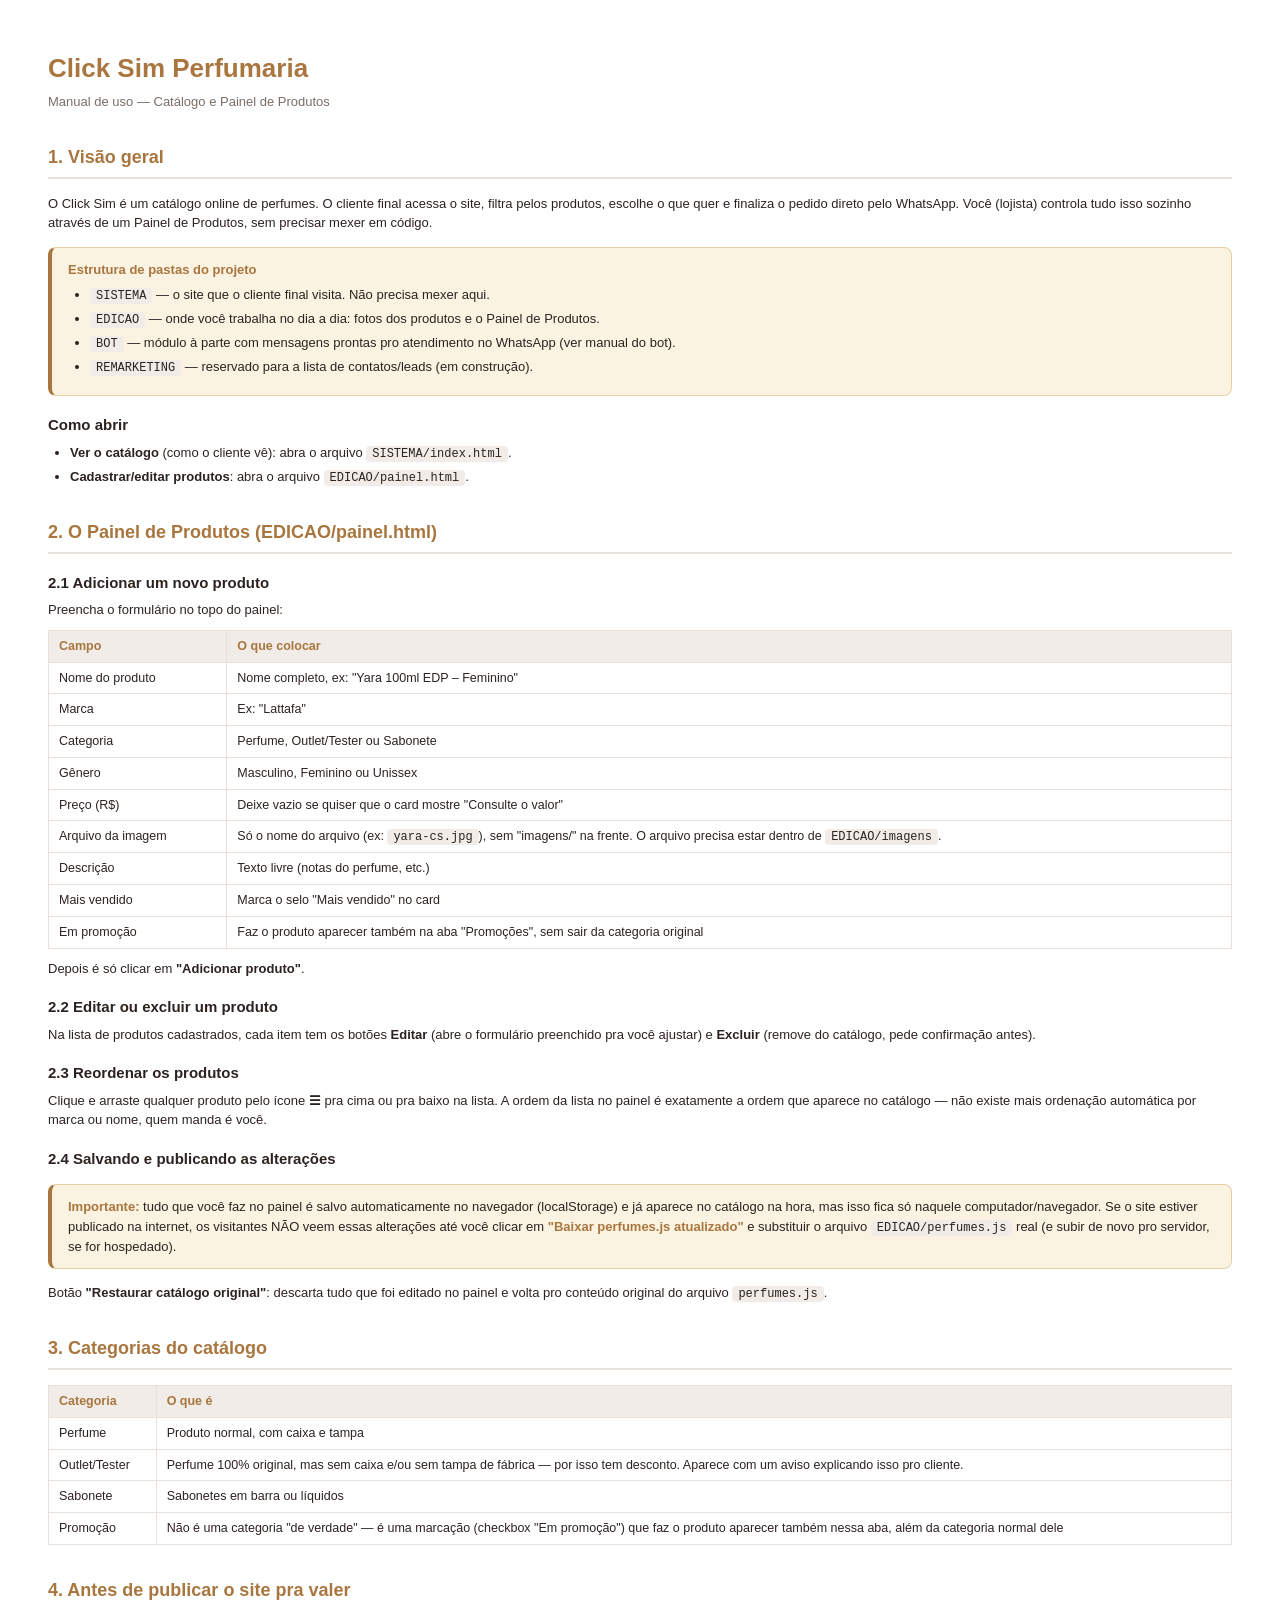
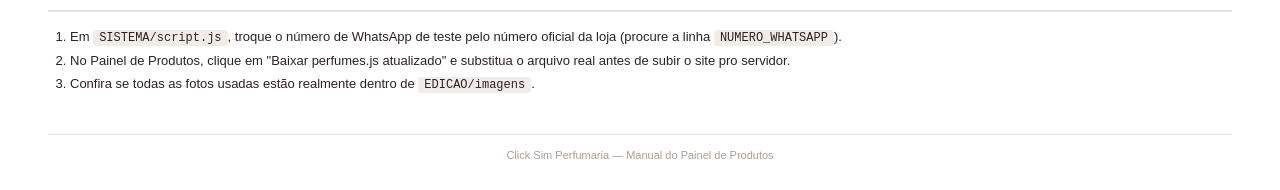
<file: MANUAIS/manual-catalogo.html>
<!DOCTYPE html>
<html lang="pt-BR">
<head>
<meta charset="UTF-8">
<title>Manual — Catálogo e Painel de Produtos Click Sim</title>
<style>
  * { box-sizing: border-box; }
  body {
    font-family: "Segoe UI", Arial, sans-serif;
    color: #2b2320;
    margin: 0;
    padding: 32px 48px;
    line-height: 1.5;
    font-size: 13px;
  }
  h1 {
    color: #a8763e;
    font-size: 26px;
    margin-bottom: 4px;
  }
  .subtitulo {
    color: #7a6f68;
    margin-top: 0;
    margin-bottom: 24px;
  }
  h2 {
    color: #a8763e;
    font-size: 18px;
    border-bottom: 2px solid #e8e0da;
    padding-bottom: 6px;
    margin-top: 32px;
  }
  h3 {
    font-size: 15px;
    margin-bottom: 4px;
    margin-top: 18px;
  }
  p { margin: 6px 0; }
  ul, ol { margin: 6px 0; padding-left: 22px; }
  li { margin-bottom: 4px; }
  .caixa {
    background: #fbf3e2;
    border: 1px solid #e6cfa0;
    border-left: 4px solid #a8763e;
    border-radius: 8px;
    padding: 12px 16px;
    margin: 14px 0;
  }
  .caixa strong { color: #a8763e; }
  code {
    background: #f1ece8;
    padding: 1px 6px;
    border-radius: 4px;
    font-size: 12px;
  }
  table {
    width: 100%;
    border-collapse: collapse;
    margin: 10px 0;
    font-size: 12.5px;
  }
  th, td {
    border: 1px solid #e8e0da;
    padding: 6px 10px;
    text-align: left;
    vertical-align: top;
  }
  th {
    background: #f1ece8;
    color: #a8763e;
  }
  .rodape {
    margin-top: 40px;
    padding-top: 12px;
    border-top: 1px solid #e8e0da;
    color: #a89e97;
    font-size: 11px;
    text-align: center;
  }
  .pagebreak { page-break-before: always; }
</style>
</head>
<body>

<h1>Click Sim Perfumaria</h1>
<p class="subtitulo">Manual de uso — Catálogo e Painel de Produtos</p>

<h2>1. Visão geral</h2>
<p>
O Click Sim é um catálogo online de perfumes. O cliente final acessa o site, filtra pelos
produtos, escolhe o que quer e finaliza o pedido direto pelo WhatsApp. Você (lojista) controla
tudo isso sozinho através de um Painel de Produtos, sem precisar mexer em código.
</p>

<div class="caixa">
  <strong>Estrutura de pastas do projeto</strong>
  <ul>
    <li><code>SISTEMA</code> — o site que o cliente final visita. Não precisa mexer aqui.</li>
    <li><code>EDICAO</code> — onde você trabalha no dia a dia: fotos dos produtos e o Painel de Produtos.</li>
    <li><code>BOT</code> — módulo à parte com mensagens prontas pro atendimento no WhatsApp (ver manual do bot).</li>
    <li><code>REMARKETING</code> — reservado para a lista de contatos/leads (em construção).</li>
  </ul>
</div>

<h3>Como abrir</h3>
<ul>
  <li><strong>Ver o catálogo</strong> (como o cliente vê): abra o arquivo <code>SISTEMA/index.html</code>.</li>
  <li><strong>Cadastrar/editar produtos</strong>: abra o arquivo <code>EDICAO/painel.html</code>.</li>
</ul>

<h2>2. O Painel de Produtos (EDICAO/painel.html)</h2>

<h3>2.1 Adicionar um novo produto</h3>
<p>Preencha o formulário no topo do painel:</p>
<table>
  <tr><th>Campo</th><th>O que colocar</th></tr>
  <tr><td>Nome do produto</td><td>Nome completo, ex: "Yara 100ml EDP – Feminino"</td></tr>
  <tr><td>Marca</td><td>Ex: "Lattafa"</td></tr>
  <tr><td>Categoria</td><td>Perfume, Outlet/Tester ou Sabonete</td></tr>
  <tr><td>Gênero</td><td>Masculino, Feminino ou Unissex</td></tr>
  <tr><td>Preço (R$)</td><td>Deixe vazio se quiser que o card mostre "Consulte o valor"</td></tr>
  <tr><td>Arquivo da imagem</td><td>Só o nome do arquivo (ex: <code>yara-cs.jpg</code>), sem "imagens/" na frente. O arquivo precisa estar dentro de <code>EDICAO/imagens</code>.</td></tr>
  <tr><td>Descrição</td><td>Texto livre (notas do perfume, etc.)</td></tr>
  <tr><td>Mais vendido</td><td>Marca o selo "Mais vendido" no card</td></tr>
  <tr><td>Em promoção</td><td>Faz o produto aparecer também na aba "Promoções", sem sair da categoria original</td></tr>
</table>
<p>Depois é só clicar em <strong>"Adicionar produto"</strong>.</p>

<h3>2.2 Editar ou excluir um produto</h3>
<p>
Na lista de produtos cadastrados, cada item tem os botões <strong>Editar</strong> (abre o
formulário preenchido pra você ajustar) e <strong>Excluir</strong> (remove do catálogo, pede
confirmação antes).
</p>

<h3>2.3 Reordenar os produtos</h3>
<p>
Clique e arraste qualquer produto pelo ícone <strong>☰</strong> pra cima ou pra baixo na lista.
A ordem da lista no painel é exatamente a ordem que aparece no catálogo — não existe mais
ordenação automática por marca ou nome, quem manda é você.
</p>

<h3>2.4 Salvando e publicando as alterações</h3>
<div class="caixa">
  <strong>Importante:</strong> tudo que você faz no painel é salvo automaticamente no navegador
  (localStorage) e já aparece no catálogo na hora, mas isso fica só naquele computador/navegador.
  Se o site estiver publicado na internet, os visitantes NÃO veem essas alterações até você
  clicar em <strong>"Baixar perfumes.js atualizado"</strong> e substituir o arquivo
  <code>EDICAO/perfumes.js</code> real (e subir de novo pro servidor, se for hospedado).
</div>
<p>
Botão <strong>"Restaurar catálogo original"</strong>: descarta tudo que foi editado no painel e
volta pro conteúdo original do arquivo <code>perfumes.js</code>.
</p>

<h2>3. Categorias do catálogo</h2>
<table>
  <tr><th>Categoria</th><th>O que é</th></tr>
  <tr><td>Perfume</td><td>Produto normal, com caixa e tampa</td></tr>
  <tr><td>Outlet/Tester</td><td>Perfume 100% original, mas sem caixa e/ou sem tampa de fábrica — por isso tem desconto. Aparece com um aviso explicando isso pro cliente.</td></tr>
  <tr><td>Sabonete</td><td>Sabonetes em barra ou líquidos</td></tr>
  <tr><td>Promoção</td><td>Não é uma categoria "de verdade" — é uma marcação (checkbox "Em promoção") que faz o produto aparecer também nessa aba, além da categoria normal dele</td></tr>
</table>

<h2>4. Antes de publicar o site pra valer</h2>
<ol>
  <li>Em <code>SISTEMA/script.js</code>, troque o número de WhatsApp de teste pelo número
  oficial da loja (procure a linha <code>NUMERO_WHATSAPP</code>).</li>
  <li>No Painel de Produtos, clique em "Baixar perfumes.js atualizado" e substitua o arquivo
  real antes de subir o site pro servidor.</li>
  <li>Confira se todas as fotos usadas estão realmente dentro de <code>EDICAO/imagens</code>.</li>
</ol>

<div class="rodape">Click Sim Perfumaria — Manual do Painel de Produtos</div>

</body>
</html>
</file>
<file: SISTEMA/style.css>
:root {
  --cor-fundo: #faf7f5;
  --cor-texto: #2b2320;
  --cor-destaque: #a8763e;
  --cor-card: #ffffff;
  --cor-borda: #e8e0da;
}

* {
  box-sizing: border-box;
}

body {
  margin: 0;
  font-family: "Segoe UI", Arial, sans-serif;
  background: var(--cor-fundo);
  color: var(--cor-texto);
}

.topbar {
  text-align: center;
  padding: 32px 16px 16px;
}

.logo {
  width: 96px;
  height: 96px;
  object-fit: cover;
  border-radius: 50%;
  margin-bottom: 8px;
}

.topbar h1 {
  margin: 0;
  font-size: 2rem;
  font-weight: 600;
  letter-spacing: 1px;
}

.topbar h1 span {
  display: block;
  font-size: 0.9rem;
  font-weight: 400;
  color: var(--cor-destaque);
  letter-spacing: 3px;
  text-transform: uppercase;
  margin-top: 4px;
}

.subtitle {
  color: #7a6f68;
  margin-top: 8px;
}

.entrega-info {
  text-align: center;
  margin: 0 auto 14px;
}

.entrega-info p {
  font-size: 0.9rem;
  font-weight: 600;
  color: var(--cor-destaque);
  margin: 0;
}

.entrega-obs {
  display: block;
  font-size: 0.75rem;
  color: #7a6f68;
  margin-top: 2px;
}

.entrega-whatsapp {
  display: inline-block;
  font-size: 0.8rem;
  font-weight: 600;
  color: #25d366;
  margin-top: 6px;
  text-decoration: none;
}

.entrega-whatsapp:hover {
  text-decoration: underline;
}

.formas-pagamento {
  max-width: 700px;
  margin: 0 auto 20px;
  padding: 12px 18px;
  background: var(--cor-card);
  border: 1px solid var(--cor-borda);
  border-radius: 10px;
  text-align: center;
}

.formas-pagamento-titulo {
  display: block;
  font-size: 0.75rem;
  text-transform: uppercase;
  letter-spacing: 0.5px;
  color: #7a6f68;
  margin-bottom: 8px;
}

.formas-pagamento-lista {
  display: flex;
  flex-wrap: wrap;
  gap: 8px;
  justify-content: center;
}

.forma-pagamento {
  padding: 5px 12px;
  border-radius: 999px;
  background: var(--cor-fundo);
  border: 1px solid var(--cor-borda);
  font-size: 0.85rem;
  font-weight: 600;
  color: var(--cor-texto);
}

.filtros {
  display: flex;
  gap: 12px;
  flex-wrap: wrap;
  justify-content: center;
  padding: 0 16px 24px;
}

.filtros input,
.filtros select {
  padding: 10px 14px;
  border-radius: 8px;
  border: 1px solid var(--cor-borda);
  font-size: 0.95rem;
  background: var(--cor-card);
}

.filtros input {
  min-width: 260px;
}

.info-categoria {
  max-width: 700px;
  margin: 0 auto 24px;
  padding: 14px 18px;
  background: #fbf3e2;
  border: 1px solid #e6cfa0;
  border-left: 4px solid var(--cor-destaque);
  border-radius: 8px;
  font-size: 0.9rem;
  color: #5a4326;
  line-height: 1.5;
}

.info-categoria strong {
  display: block;
  margin-bottom: 4px;
  color: var(--cor-destaque);
}

.catalogo {
  display: grid;
  grid-template-columns: repeat(auto-fill, minmax(220px, 1fr));
  gap: 20px;
  padding: 0 24px 48px;
  max-width: 1200px;
  margin: 0 auto;
}

.carregando,
.sem-resultados {
  grid-column: 1 / -1;
  text-align: center;
  color: #999;
  padding: 40px 0;
}

.card {
  background: var(--cor-card);
  border: 1px solid var(--cor-borda);
  border-radius: 12px;
  overflow: hidden;
  display: flex;
  flex-direction: column;
  transition: transform 0.15s ease, box-shadow 0.15s ease;
}

.card:hover {
  transform: translateY(-4px);
  box-shadow: 0 10px 24px rgba(0, 0, 0, 0.08);
}

.card-imagem {
  position: relative;
  width: 100%;
  aspect-ratio: 1 / 1;
  background: #f1ece8;
  display: flex;
  align-items: center;
  justify-content: center;
  overflow: hidden;
}

.selo-mais-vendido {
  position: absolute;
  top: 8px;
  left: 8px;
  z-index: 1;
  background: var(--cor-destaque);
  color: #fff;
  font-size: 0.7rem;
  font-weight: 700;
  text-transform: uppercase;
  letter-spacing: 0.5px;
  padding: 4px 8px;
  border-radius: 6px;
}

.card-imagem img {
  width: 100%;
  height: 100%;
  object-fit: cover;
}

.card-imagem .sem-foto {
  color: #b7aca4;
  font-size: 0.85rem;
  text-align: center;
  padding: 12px;
}

.card-corpo {
  padding: 14px 16px 18px;
  display: flex;
  flex-direction: column;
  gap: 4px;
  flex: 1;
}

.card-marca {
  font-size: 0.75rem;
  text-transform: uppercase;
  letter-spacing: 1px;
  color: var(--cor-destaque);
  font-weight: 600;
}

.card-nome {
  font-size: 1.1rem;
  font-weight: 600;
  margin: 0;
}

.card-descricao {
  font-size: 0.85rem;
  color: #6b615a;
  flex: 1;
  margin: 4px 0 10px;
}

.card-preco {
  font-size: 1.15rem;
  font-weight: 700;
  color: var(--cor-texto);
}

.rodape {
  text-align: center;
  padding: 20px;
  color: #a89e97;
  font-size: 0.85rem;
}

.link-painel {
  color: #a89e97;
}

.btn-comprar {
  margin-top: 10px;
  padding: 10px 14px;
  border: none;
  border-radius: 8px;
  background: var(--cor-destaque);
  color: #fff;
  font-weight: 600;
  cursor: pointer;
  transition: opacity 0.15s ease;
}

.btn-comprar:hover {
  opacity: 0.85;
}

.modal-fundo {
  display: none;
  position: fixed;
  inset: 0;
  background: rgba(0, 0, 0, 0.5);
  align-items: center;
  justify-content: center;
  z-index: 100;
  padding: 16px;
}

.modal-fundo.aberto {
  display: flex;
}

.modal {
  position: relative;
  background: var(--cor-card);
  border-radius: 12px;
  padding: 28px 24px 24px;
  width: 100%;
  max-width: 380px;
  display: flex;
  flex-direction: column;
  gap: 10px;
}

.modal h2 {
  margin: 0 0 4px;
  font-size: 1.2rem;
}

.modal-perfume {
  color: var(--cor-destaque);
  font-weight: 600;
  margin: 0 0 8px;
}

.modal label {
  font-size: 0.85rem;
  color: #6b615a;
  margin-bottom: -4px;
}

.modal input,
.modal select {
  padding: 10px 12px;
  border-radius: 8px;
  border: 1px solid var(--cor-borda);
  font-size: 0.95rem;
  background: var(--cor-fundo);
  color: var(--cor-texto);
}

.campo-condicional {
  display: flex;
  flex-direction: column;
  gap: 4px;
}

.modal-fechar {
  position: absolute;
  top: 12px;
  right: 14px;
  background: none;
  border: none;
  font-size: 1.4rem;
  cursor: pointer;
  color: #999;
  line-height: 1;
}

.btn-whatsapp {
  margin-top: 8px;
  padding: 12px 14px;
  border: none;
  border-radius: 8px;
  background: #25d366;
  color: #fff;
  font-weight: 700;
  cursor: pointer;
}

.btn-whatsapp:hover {
  opacity: 0.9;
}

.modal-erro {
  color: #c0392b;
  font-size: 0.85rem;
  margin: 0;
  min-height: 1em;
}

/* Visual sempre claro, independente do modo escuro do celular */
:root {
  color-scheme: light;
}
</file>
<file: BOT/bot.css>
/* Estilos do módulo BOT — independente, só depende das variáveis de cor do style.css do site. */

.painel {
  max-width: 900px;
  margin: 0 auto;
  padding: 0 16px 60px;
}

.link-catalogo {
  display: inline-block;
  margin-top: 10px;
  color: var(--cor-destaque);
  font-size: 0.9rem;
  text-decoration: none;
}

.link-catalogo:hover {
  text-decoration: underline;
}

.checklist-atendimento {
  max-width: 700px;
  margin: 0 auto 24px;
  padding: 16px 20px;
  background: var(--cor-card);
  border: 1px solid var(--cor-borda);
  border-radius: 10px;
  font-size: 0.88rem;
  color: var(--cor-texto);
}

.checklist-atendimento strong {
  display: block;
  margin-bottom: 8px;
  color: var(--cor-destaque);
  font-size: 0.95rem;
}

.checklist-atendimento ol {
  margin: 0;
  padding-left: 20px;
  display: flex;
  flex-direction: column;
  gap: 8px;
}

.checklist-atendimento ul {
  margin: 6px 0 0;
  padding-left: 18px;
  display: flex;
  flex-direction: column;
  gap: 4px;
}

.checklist-atendimento em {
  font-style: normal;
  color: var(--cor-destaque);
  font-weight: 600;
}

.bot-status-caixa {
  display: flex;
  align-items: center;
  justify-content: space-between;
  gap: 16px;
  background: var(--cor-card);
  border: 1px solid var(--cor-borda);
  border-radius: 12px;
  padding: 16px 20px;
  margin-bottom: 24px;
}

.bot-status-caixa strong {
  display: block;
  font-size: 1rem;
  margin-bottom: 2px;
}

.bot-status-caixa p {
  margin: 0;
  font-size: 0.8rem;
  color: #7a6f68;
  max-width: 480px;
}

.chave-toggle {
  flex-shrink: 0;
  width: 52px;
  height: 28px;
  border-radius: 999px;
  border: none;
  background: #cfc6bd;
  position: relative;
  cursor: pointer;
  padding: 0;
  transition: background 0.15s ease;
}

.chave-toggle.ligado {
  background: var(--cor-destaque);
}

.chave-bolinha {
  position: absolute;
  top: 3px;
  left: 3px;
  width: 22px;
  height: 22px;
  border-radius: 50%;
  background: #fff;
  transition: transform 0.15s ease;
}

.chave-toggle.ligado .chave-bolinha {
  transform: translateX(24px);
}

.painel-acoes {
  display: flex;
  gap: 12px;
  flex-wrap: wrap;
  justify-content: center;
  margin-bottom: 32px;
}

.btn-secundario {
  padding: 10px 14px;
  border-radius: 8px;
  border: 1px solid var(--cor-borda);
  background: var(--cor-card);
  color: var(--cor-texto);
  font-weight: 600;
  cursor: pointer;
}

.btn-secundario:hover {
  background: var(--cor-fundo);
}

.painel-form {
  background: var(--cor-card);
  border: 1px solid var(--cor-borda);
  border-radius: 12px;
  padding: 20px;
  margin-bottom: 32px;
}

.painel-form h2 {
  margin-top: 0;
  font-size: 1.1rem;
}

.painel-form form {
  display: flex;
  flex-direction: column;
  gap: 4px;
}

.painel-form label {
  font-size: 0.85rem;
  color: #6b615a;
  margin-top: 10px;
}

.painel-form input,
.painel-form select,
.painel-form textarea {
  padding: 10px 12px;
  border-radius: 8px;
  border: 1px solid var(--cor-borda);
  font-size: 0.95rem;
  background: var(--cor-fundo);
  color: var(--cor-texto);
  font-family: inherit;
}

.checkbox {
  display: flex;
  align-items: center;
  gap: 6px;
  font-size: 0.9rem;
  color: var(--cor-texto);
}

.checkbox input {
  width: auto;
}

.campo-ativo {
  margin-top: 14px;
}

.form-botoes {
  display: flex;
  gap: 10px;
  margin-top: 18px;
}

.painel-lista h2 {
  font-size: 1.1rem;
  margin-bottom: 2px;
}

.item-tag {
  font-size: 0.65rem;
  padding: 2px 6px;
  border-radius: 999px;
  background: var(--cor-fundo);
  border: 1px solid var(--cor-borda);
  color: #6b615a;
}

.item-botoes {
  display: flex;
  gap: 6px;
  flex-shrink: 0;
  flex-wrap: wrap;
}

.item-botoes button {
  padding: 6px 10px;
  border-radius: 6px;
  border: 1px solid var(--cor-borda);
  background: var(--cor-fundo);
  cursor: pointer;
  font-size: 0.8rem;
}

.item-botoes button:hover {
  background: #efe8e2;
}

.item-botoes .btn-excluir {
  color: #c0392b;
  border-color: #e6b8b0;
}

.lista-mensagens {
  display: flex;
  flex-direction: column;
  gap: 12px;
}

.item-mensagem {
  background: var(--cor-card);
  border: 1px solid var(--cor-borda);
  border-radius: 10px;
  padding: 14px 16px;
}

.item-mensagem-inativa {
  opacity: 0.55;
}

.item-mensagem-topo {
  display: flex;
  gap: 6px;
  margin-bottom: 6px;
}

.item-mensagem-titulo {
  font-size: 0.95rem;
  font-weight: 700;
  margin-bottom: 4px;
}

.item-mensagem-palavras {
  font-size: 0.75rem;
  color: var(--cor-destaque);
  margin: 0 0 6px;
}

.item-mensagem-texto {
  font-size: 0.85rem;
  color: #6b615a;
  white-space: pre-line;
  margin: 0 0 10px;
}

.item-mensagem-nota {
  font-size: 0.78rem;
  color: #a8763e;
  background: #fbf3e2;
  border: 1px solid #e6cfa0;
  border-radius: 6px;
  padding: 6px 10px;
  margin: 0 0 10px;
}
</file>
<file: EDICAO/painel.css>
.painel {
  max-width: 900px;
  margin: 0 auto;
  padding: 0 16px 60px;
}

.link-catalogo {
  display: inline-block;
  margin-top: 10px;
  color: var(--cor-destaque);
  font-size: 0.9rem;
  text-decoration: none;
}

.link-catalogo:hover {
  text-decoration: underline;
}

.painel-acoes {
  display: flex;
  gap: 12px;
  flex-wrap: wrap;
  justify-content: center;
  margin-bottom: 32px;
}

.btn-secundario {
  padding: 10px 14px;
  border-radius: 8px;
  border: 1px solid var(--cor-borda);
  background: var(--cor-card);
  color: var(--cor-texto);
  font-weight: 600;
  cursor: pointer;
}

.btn-secundario:hover {
  background: var(--cor-fundo);
}

.painel-form {
  background: var(--cor-card);
  border: 1px solid var(--cor-borda);
  border-radius: 12px;
  padding: 20px;
  margin-bottom: 32px;
}

.painel-form h2 {
  margin-top: 0;
  font-size: 1.1rem;
}

.painel-form form {
  display: flex;
  flex-direction: column;
  gap: 4px;
}

.painel-form label {
  font-size: 0.85rem;
  color: #6b615a;
  margin-top: 10px;
}

.painel-form input,
.painel-form select,
.painel-form textarea {
  padding: 10px 12px;
  border-radius: 8px;
  border: 1px solid var(--cor-borda);
  font-size: 0.95rem;
  background: var(--cor-fundo);
  color: var(--cor-texto);
  font-family: inherit;
}

.form-linha {
  display: grid;
  grid-template-columns: repeat(3, 1fr);
  gap: 12px;
}

.form-linha > div {
  display: flex;
  flex-direction: column;
}

.preview-imagem {
  margin-top: 8px;
  width: 96px;
  height: 96px;
  border-radius: 8px;
  border: 1px solid var(--cor-borda);
  background: var(--cor-fundo);
  display: flex;
  align-items: center;
  justify-content: center;
  overflow: hidden;
}

.preview-imagem img {
  width: 100%;
  height: 100%;
  object-fit: cover;
}

.preview-imagem .sem-foto {
  font-size: 0.65rem;
  text-align: center;
  padding: 6px;
  color: #b7aca4;
}

.form-checkboxes {
  display: flex;
  gap: 20px;
  margin-top: 14px;
}

.checkbox {
  display: flex;
  align-items: center;
  gap: 6px;
  font-size: 0.9rem;
  color: var(--cor-texto);
}

.checkbox input {
  width: auto;
}

.form-botoes {
  display: flex;
  gap: 10px;
  margin-top: 18px;
}

.painel-lista h2 {
  font-size: 1.1rem;
  margin-bottom: 2px;
}

.painel-dica {
  font-size: 0.85rem;
  color: #7a6f68;
  margin-top: 0;
  margin-bottom: 16px;
}

.lista-perfumes {
  display: flex;
  flex-direction: column;
  gap: 10px;
}

.item-perfume {
  display: flex;
  align-items: center;
  gap: 12px;
  background: var(--cor-card);
  border: 1px solid var(--cor-borda);
  border-radius: 10px;
  padding: 10px 12px;
  cursor: grab;
}

.item-perfume.arrastando {
  opacity: 0.4;
}

.item-arraste {
  font-size: 1.2rem;
  color: #b7aca4;
  flex-shrink: 0;
}

.item-foto {
  width: 48px;
  height: 48px;
  border-radius: 8px;
  overflow: hidden;
  flex-shrink: 0;
  background: #f1ece8;
  display: flex;
  align-items: center;
  justify-content: center;
}

.item-foto img {
  width: 100%;
  height: 100%;
  object-fit: cover;
}

.item-foto .sem-foto {
  font-size: 0.55rem;
  text-align: center;
  color: #b7aca4;
}

.item-info {
  flex: 1;
  min-width: 0;
}

.item-marca {
  font-size: 0.7rem;
  text-transform: uppercase;
  color: var(--cor-destaque);
  font-weight: 700;
}

.item-nome {
  font-size: 0.9rem;
  font-weight: 600;
  overflow: hidden;
  text-overflow: ellipsis;
  white-space: nowrap;
}

.item-tags {
  display: flex;
  gap: 6px;
  margin-top: 2px;
  flex-wrap: wrap;
}

.item-tag {
  font-size: 0.65rem;
  padding: 2px 6px;
  border-radius: 999px;
  background: var(--cor-fundo);
  border: 1px solid var(--cor-borda);
  color: #6b615a;
}

.item-preco {
  font-size: 0.9rem;
  font-weight: 700;
  white-space: nowrap;
}

.item-botoes {
  display: flex;
  gap: 6px;
  flex-shrink: 0;
}

.item-botoes button {
  padding: 6px 10px;
  border-radius: 6px;
  border: 1px solid var(--cor-borda);
  background: var(--cor-fundo);
  cursor: pointer;
  font-size: 0.8rem;
}

.item-botoes button:hover {
  background: #efe8e2;
}

.item-botoes .btn-excluir {
  color: #c0392b;
  border-color: #e6b8b0;
}
</file>
